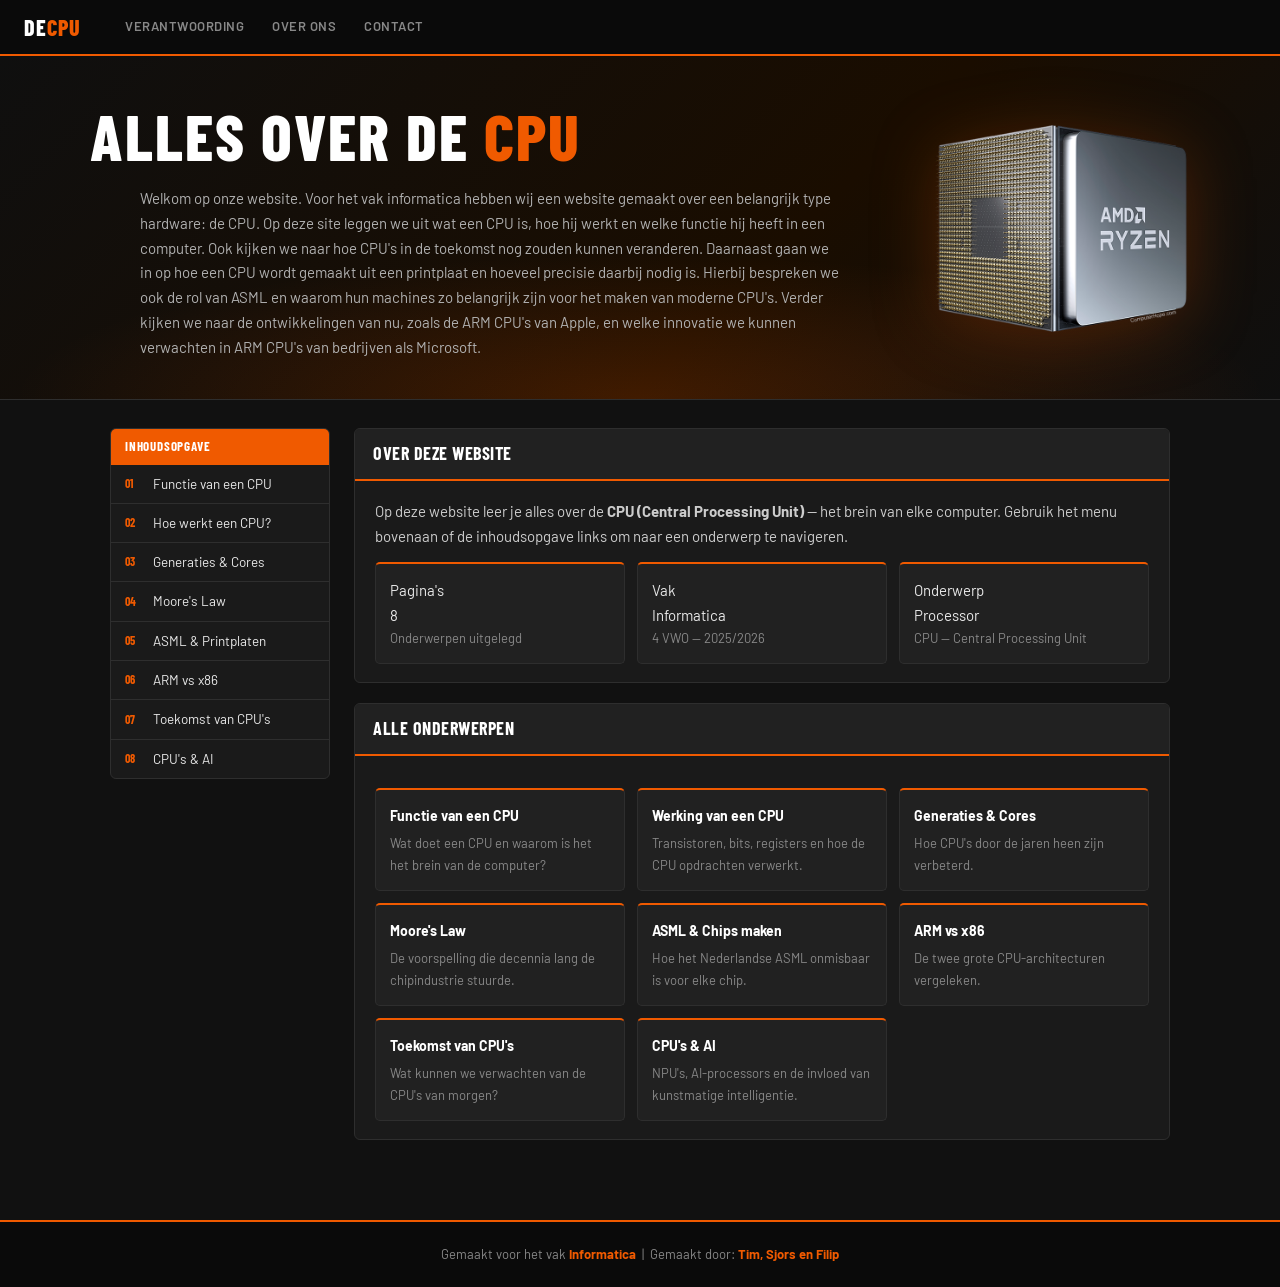
<file: index.html>
<!doctype html>
<html lang="nl">
  <head>
    <meta charset="UTF-8" />
    <meta name="viewport" content="width=device-width, initial-scale=1.0" />
    <title>Alles Over Processors</title>
    <link
      href="https://fonts.googleapis.com/css2?family=Barlow+Condensed:wght@400;600;700;800&family=Barlow:wght@400;500;600&display=swap"
      rel="stylesheet"
    />
    <link rel="stylesheet" href="style.css" />
    <link rel="icon" type="image/png" href="images/cpu.png" />
  </head>
  <body>
    <header id="topbar">
      <a href="index.html" class="logo">DE<span>CPU</span></a>
      <nav>
        <a href="verantwoording.html">Verantwoording</a>
        <a href="overons.html">Over Ons</a>
        <a href="contact.html">Contact</a>
      </nav>
      <button
        class="hamburger"
        onclick="this.previousElementSibling.classList.toggle('open')"
      >
        <span></span>
        <span></span>
        <span></span>
      </button>
    </header>

    <section id="hero">
      <div class="hero-inner">
        <div class="hero-text">
          <h1>Alles Over de <span>CPU</span></h1>
          <p>
            Welkom op onze website. Voor het vak informatica hebben wij een
            website gemaakt over een belangrijk type hardware: de CPU. Op deze
            site leggen we uit wat een CPU is, hoe hij werkt en welke functie
            hij heeft in een computer. Ook kijken we naar hoe CPU's in de
            toekomst nog zouden kunnen veranderen. Daarnaast gaan we in op hoe
            een CPU wordt gemaakt uit een printplaat en hoeveel precisie daarbij
            nodig is. Hierbij bespreken we ook de rol van ASML en waarom hun
            machines zo belangrijk zijn voor het maken van moderne CPU's. Verder
            kijken we naar de ontwikkelingen van nu, zoals de ARM CPU's van
            Apple, en welke innovatie we kunnen verwachten in ARM CPU's van
            bedrijven als Microsoft.
          </p>
        </div>
        <div class="hero-image">
          <img src="images/processor.webp" alt="AMD Ryzen processor" />
        </div>
      </div>
    </section>

    <div class="page-wrap">
      <aside>
        <div class="side-box">
          <div class="side-box-title">Inhoudsopgave</div>
          <ul>
            <li>
              <a href="functie.html"
                ><span class="num">01</span>Functie van een CPU</a
              >
            </li>
            <li>
              <a href="werking.html"
                ><span class="num">02</span>Hoe werkt een CPU?</a
              >
            </li>
            <li>
              <a href="generaties.html"
                ><span class="num">03</span>Generaties &amp; Cores</a
              >
            </li>
            <li>
              <a href="moore.html"><span class="num">04</span>Moore's Law</a>
            </li>
            <li>
              <a href="asml.html"
                ><span class="num">05</span>ASML &amp; Printplaten</a
              >
            </li>
            <li>
              <a href="arm.html"><span class="num">06</span>ARM vs x86</a>
            </li>
            <li>
              <a href="toekomst.html"
                ><span class="num">07</span>Toekomst van CPU's</a
              >
            </li>
            <li>
              <a href="ai.html"><span class="num">08</span>CPU's &amp; AI</a>
            </li>
          </ul>
        </div>
      </aside>

      <main>
        <div class="section-card">
          <div class="section-header">
            <h2>Over Deze Website</h2>
          </div>
          <div class="section-body">
            <p>
              Op deze website leer je alles over de
              <strong>CPU (Central Processing Unit)</strong> — het brein van
              elke computer. Gebruik het menu bovenaan of de inhoudsopgave links
              om naar een onderwerp te navigeren.
            </p>
            <div class="ai-grid">
              <div class="ai-card">
                <div class="tile-label">Pagina's</div>
                <div class="tile-value">8</div>
                <p>Onderwerpen uitgelegd</p>
              </div>
              <div class="ai-card">
                <div class="tile-label">Vak</div>
                <div class="tile-value">Informatica</div>
                <p>4 VWO — 2025/2026</p>
              </div>
              <div class="ai-card">
                <div class="tile-label">Onderwerp</div>
                <div class="tile-value">Processor</div>
                <p>CPU — Central Processing Unit</p>
              </div>
            </div>
          </div>
        </div>

        <!-- Overzicht kaartjes -->
        <div class="section-card">
          <div class="section-header">
            <h2>Alle Onderwerpen</h2>
          </div>
          <div class="section-body">
            <div class="ai-grid">
              <a href="functie.html" class="ai-card nav-card">
                <h4>Functie van een CPU</h4>
                <p>
                  Wat doet een CPU en waarom is het het brein van de computer?
                </p>
              </a>
              <a href="werking.html" class="ai-card nav-card">
                <h4>Werking van een CPU</h4>
                <p>
                  Transistoren, bits, registers en hoe de CPU opdrachten
                  verwerkt.
                </p>
              </a>
              <a href="generaties.html" class="ai-card nav-card">
                <h4>Generaties &amp; Cores</h4>
                <p>Hoe CPU's door de jaren heen zijn verbeterd.</p>
              </a>
              <a href="moore.html" class="ai-card nav-card">
                <h4>Moore's Law</h4>
                <p>
                  De voorspelling die decennia lang de chipindustrie stuurde.
                </p>
              </a>
              <a href="asml.html" class="ai-card nav-card">
                <h4>ASML &amp; Chips maken</h4>
                <p>Hoe het Nederlandse ASML onmisbaar is voor elke chip.</p>
              </a>
              <a href="arm.html" class="ai-card nav-card">
                <h4>ARM vs x86</h4>
                <p>De twee grote CPU-architecturen vergeleken.</p>
              </a>
              <a href="toekomst.html" class="ai-card nav-card">
                <h4>Toekomst van CPU's</h4>
                <p>Wat kunnen we verwachten van de CPU's van morgen?</p>
              </a>
              <a href="ai.html" class="ai-card nav-card">
                <h4>CPU's &amp; AI</h4>
                <p>
                  NPU's, AI-processors en de invloed van kunstmatige
                  intelligentie.
                </p>
              </a>
            </div>
          </div>
        </div>
      </main>
    </div>

    <footer>
      Gemaakt voor het vak <strong>Informatica</strong> &nbsp;|&nbsp; Gemaakt
      door: <strong>Tim, Sjors en Filip</strong>
    </footer>
  </body>
</html>
</file>
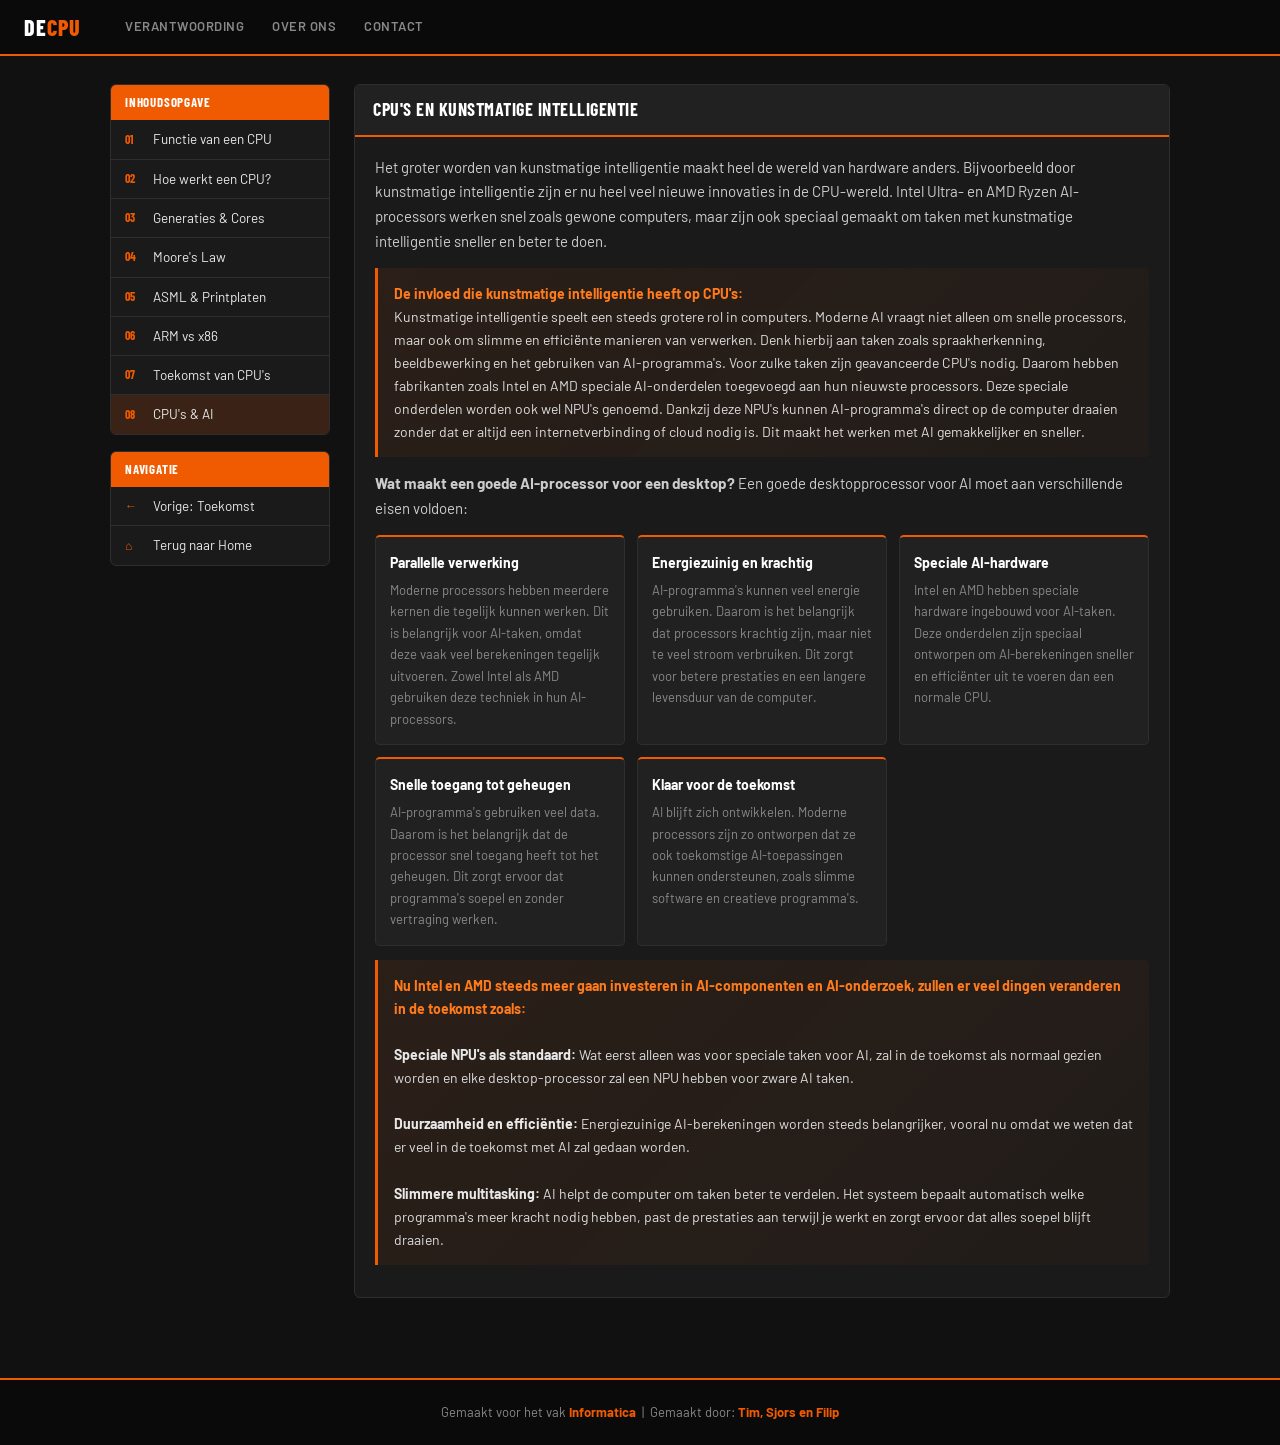
<file: ai.html>
<!doctype html>
<html lang="nl">
  <head>
    <meta charset="UTF-8" />
    <meta name="viewport" content="width=device-width, initial-scale=1.0" />
    <title>CPU's &amp; AI</title>
    <link
      href="https://fonts.googleapis.com/css2?family=Barlow+Condensed:wght@400;600;700;800&family=Barlow:wght@400;500;600&display=swap"
      rel="stylesheet"
    />
    <link rel="stylesheet" href="style.css" />
    <link rel="icon" type="image/png" href="images/cpu.png" />
  </head>
  <body>
    <header id="topbar">
      <a href="index.html" class="logo">DE<span>CPU</span></a>
      <nav>
        <a href="verantwoording.html">Verantwoording</a>
        <a href="overons.html">Over Ons</a>
        <a href="contact.html">Contact</a>
      </nav>
      <button
        class="hamburger"
        onclick="this.previousElementSibling.classList.toggle('open')"
      >
        <span></span>
        <span></span>
        <span></span>
      </button>
    </header>

    <div class="page-wrap">
      <aside>
        <div class="side-box">
          <div class="side-box-title">Inhoudsopgave</div>
          <ul>
            <li>
              <a href="functie.html"
                ><span class="num">01</span>Functie van een CPU</a
              >
            </li>
            <li>
              <a href="werking.html"
                ><span class="num">02</span>Hoe werkt een CPU?</a
              >
            </li>
            <li>
              <a href="generaties.html"
                ><span class="num">03</span>Generaties &amp; Cores</a
              >
            </li>
            <li>
              <a href="moore.html"><span class="num">04</span>Moore's Law</a>
            </li>
            <li>
              <a href="asml.html"
                ><span class="num">05</span>ASML &amp; Printplaten</a
              >
            </li>
            <li>
              <a href="arm.html"><span class="num">06</span>ARM vs x86</a>
            </li>
            <li>
              <a href="toekomst.html"
                ><span class="num">07</span>Toekomst van CPU's</a
              >
            </li>
            <li class="active">
              <a href="ai.html"><span class="num">08</span>CPU's &amp; AI</a>
            </li>
          </ul>
        </div>
        <div class="side-box">
          <div class="side-box-title">Navigatie</div>
          <ul>
            <li>
              <a href="toekomst.html"
                ><span class="num">←</span>Vorige: Toekomst</a
              >
            </li>
            <li>
              <a href="index.html"><span class="num">⌂</span>Terug naar Home</a>
            </li>
          </ul>
        </div>
      </aside>

      <main>
        <div class="section-card" id="contact">
          <div class="section-header">
            <h2>CPU's en Kunstmatige Intelligentie</h2>
          </div>
          <div class="section-body">
            <p>
              Het groter worden van kunstmatige intelligentie maakt heel de
              wereld van hardware anders. Bijvoorbeeld door kunstmatige
              intelligentie zijn er nu heel veel nieuwe innovaties in de
              CPU-wereld. Intel Ultra- en AMD Ryzen AI-processors werken snel
              zoals gewone computers, maar zijn ook speciaal gemaakt om taken
              met kunstmatige intelligentie sneller en beter te doen.
            </p>

            <div class="highlight">
              <strong
                >De invloed die kunstmatige intelligentie heeft op
                CPU's:</strong
              ><br />
              Kunstmatige intelligentie speelt een steeds grotere rol in
              computers. Moderne AI vraagt niet alleen om snelle processors,
              maar ook om slimme en efficiënte manieren van verwerken. Denk
              hierbij aan taken zoals spraakherkenning, beeldbewerking en het
              gebruiken van AI-programma's. Voor zulke taken zijn geavanceerde
              CPU's nodig. Daarom hebben fabrikanten zoals Intel en AMD speciale
              AI-onderdelen toegevoegd aan hun nieuwste processors. Deze
              speciale onderdelen worden ook wel NPU's genoemd. Dankzij deze
              NPU's kunnen AI-programma's direct op de computer draaien zonder
              dat er altijd een internetverbinding of cloud nodig is. Dit maakt
              het werken met AI gemakkelijker en sneller.
            </div>

            <p>
              <strong
                >Wat maakt een goede AI-processor voor een desktop?</strong
              >
              Een goede desktopprocessor voor AI moet aan verschillende eisen
              voldoen:
            </p>

            <div class="ai-grid">
              <div class="ai-card">
                <h4>Parallelle verwerking</h4>
                <p>
                  Moderne processors hebben meerdere kernen die tegelijk kunnen
                  werken. Dit is belangrijk voor AI-taken, omdat deze vaak veel
                  berekeningen tegelijk uitvoeren. Zowel Intel als AMD gebruiken
                  deze techniek in hun AI-processors.
                </p>
              </div>
              <div class="ai-card">
                <h4>Energiezuinig en krachtig</h4>
                <p>
                  AI-programma's kunnen veel energie gebruiken. Daarom is het
                  belangrijk dat processors krachtig zijn, maar niet te veel
                  stroom verbruiken. Dit zorgt voor betere prestaties en een
                  langere levensduur van de computer.
                </p>
              </div>
              <div class="ai-card">
                <h4>Speciale AI-hardware</h4>
                <p>
                  Intel en AMD hebben speciale hardware ingebouwd voor AI-taken.
                  Deze onderdelen zijn speciaal ontworpen om AI-berekeningen
                  sneller en efficiënter uit te voeren dan een normale CPU.
                </p>
              </div>
              <div class="ai-card">
                <h4>Snelle toegang tot geheugen</h4>
                <p>
                  AI-programma's gebruiken veel data. Daarom is het belangrijk
                  dat de processor snel toegang heeft tot het geheugen. Dit
                  zorgt ervoor dat programma's soepel en zonder vertraging
                  werken.
                </p>
              </div>
              <div class="ai-card">
                <h4>Klaar voor de toekomst</h4>
                <p>
                  AI blijft zich ontwikkelen. Moderne processors zijn zo
                  ontworpen dat ze ook toekomstige AI-toepassingen kunnen
                  ondersteunen, zoals slimme software en creatieve programma's.
                </p>
              </div>
            </div>

            <div class="highlight" style="margin-top: 14px">
              <strong
                >Nu Intel en AMD steeds meer gaan investeren in AI-componenten
                en AI-onderzoek, zullen er veel dingen veranderen in de toekomst
                zoals:</strong
              ><br /><br />
              <strong style="color: var(--text)"
                >Speciale NPU's als standaard:</strong
              >
              Wat eerst alleen was voor speciale taken voor AI, zal in de
              toekomst als normaal gezien worden en elke desktop-processor zal
              een NPU hebben voor zware AI taken.<br /><br />
              <strong style="color: var(--text)"
                >Duurzaamheid en efficiëntie:</strong
              >
              Energiezuinige AI-berekeningen worden steeds belangrijker, vooral
              nu omdat we weten dat er veel in de toekomst met AI zal gedaan
              worden.<br /><br />
              <strong style="color: var(--text)">Slimmere multitasking:</strong>
              AI helpt de computer om taken beter te verdelen. Het systeem
              bepaalt automatisch welke programma's meer kracht nodig hebben,
              past de prestaties aan terwijl je werkt en zorgt ervoor dat alles
              soepel blijft draaien.
            </div>
          </div>
        </div>
      </main>
    </div>

    <footer>
      Gemaakt voor het vak <strong>Informatica</strong> &nbsp;|&nbsp; Gemaakt
      door: <strong>Tim, Sjors en Filip</strong>
    </footer>
  </body>
</html>
</file>
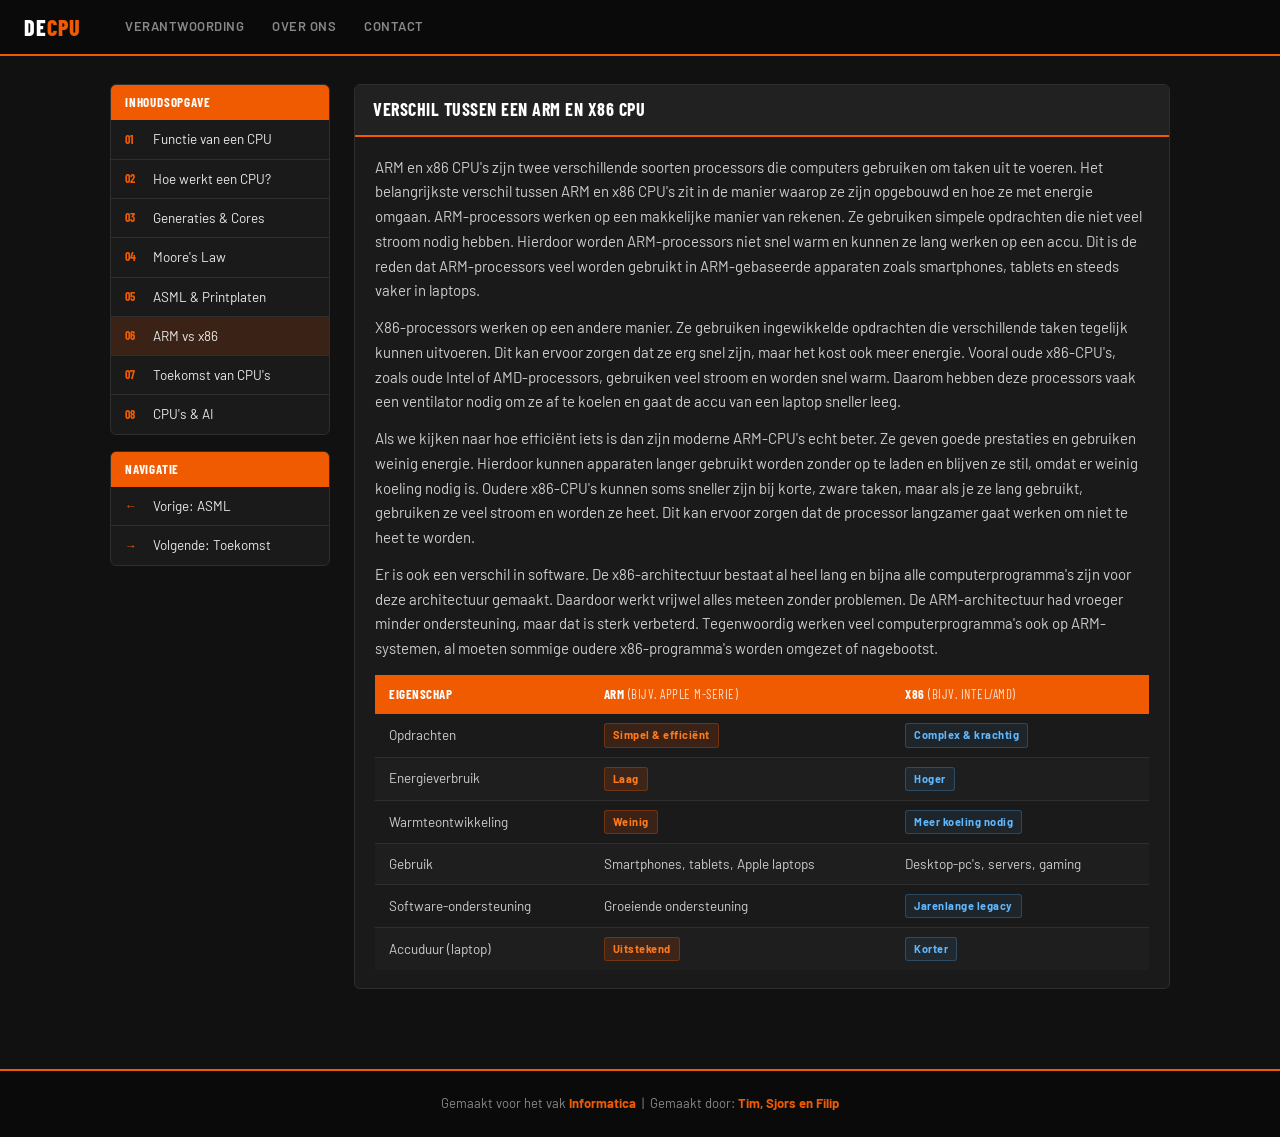
<file: arm.html>
<!doctype html>
<html lang="nl">
  <head>
    <meta charset="UTF-8" />
    <meta name="viewport" content="width=device-width, initial-scale=1.0" />
    <title>ARM vs x86</title>
    <link
      href="https://fonts.googleapis.com/css2?family=Barlow+Condensed:wght@400;600;700;800&family=Barlow:wght@400;500;600&display=swap"
      rel="stylesheet"
    />
    <link rel="stylesheet" href="style.css" />
    <link rel="icon" type="image/png" href="images/cpu.png" />
  </head>
  <body>
    <header id="topbar">
      <a href="index.html" class="logo">DE<span>CPU</span></a>
      <nav>
        <a href="verantwoording.html">Verantwoording</a>
        <a href="overons.html">Over Ons</a>
        <a href="contact.html">Contact</a>
      </nav>
      <button
        class="hamburger"
        onclick="this.previousElementSibling.classList.toggle('open')"
      >
        <span></span>
        <span></span>
        <span></span>
      </button>
    </header>

    <div class="page-wrap">
      <aside>
        <div class="side-box">
          <div class="side-box-title">Inhoudsopgave</div>
          <ul>
            <li>
              <a href="functie.html"
                ><span class="num">01</span>Functie van een CPU</a
              >
            </li>
            <li>
              <a href="werking.html"
                ><span class="num">02</span>Hoe werkt een CPU?</a
              >
            </li>
            <li>
              <a href="generaties.html"
                ><span class="num">03</span>Generaties &amp; Cores</a
              >
            </li>
            <li>
              <a href="moore.html"><span class="num">04</span>Moore's Law</a>
            </li>
            <li>
              <a href="asml.html"
                ><span class="num">05</span>ASML &amp; Printplaten</a
              >
            </li>
            <li class="active">
              <a href="arm.html"><span class="num">06</span>ARM vs x86</a>
            </li>
            <li>
              <a href="toekomst.html"
                ><span class="num">07</span>Toekomst van CPU's</a
              >
            </li>
            <li>
              <a href="ai.html"><span class="num">08</span>CPU's &amp; AI</a>
            </li>
          </ul>
        </div>
        <div class="side-box">
          <div class="side-box-title">Navigatie</div>
          <ul>
            <li>
              <a href="asml.html"><span class="num">←</span>Vorige: ASML</a>
            </li>
            <li>
              <a href="toekomst.html"
                ><span class="num">→</span>Volgende: Toekomst</a
              >
            </li>
          </ul>
        </div>
      </aside>

      <main>
        <div class="section-card" id="arm">
          <div class="section-header">
            <h2>Verschil tussen een ARM en x86 CPU</h2>
          </div>
          <div class="section-body">
            <p>
              ARM en x86 CPU's zijn twee verschillende soorten processors die
              computers gebruiken om taken uit te voeren. Het belangrijkste
              verschil tussen ARM en x86 CPU's zit in de manier waarop ze zijn
              opgebouwd en hoe ze met energie omgaan. ARM-processors werken op
              een makkelijke manier van rekenen. Ze gebruiken simpele opdrachten
              die niet veel stroom nodig hebben. Hierdoor worden ARM-processors
              niet snel warm en kunnen ze lang werken op een accu. Dit is de
              reden dat ARM-processors veel worden gebruikt in ARM-gebaseerde
              apparaten zoals smartphones, tablets en steeds vaker in laptops.
            </p>
            <p>
              X86-processors werken op een andere manier. Ze gebruiken
              ingewikkelde opdrachten die verschillende taken tegelijk kunnen
              uitvoeren. Dit kan ervoor zorgen dat ze erg snel zijn, maar het
              kost ook meer energie. Vooral oude x86-CPU's, zoals oude Intel of
              AMD-processors, gebruiken veel stroom en worden snel warm. Daarom
              hebben deze processors vaak een ventilator nodig om ze af te
              koelen en gaat de accu van een laptop sneller leeg.
            </p>
            <p>
              Als we kijken naar hoe efficiënt iets is dan zijn moderne
              ARM-CPU's echt beter. Ze geven goede prestaties en gebruiken
              weinig energie. Hierdoor kunnen apparaten langer gebruikt worden
              zonder op te laden en blijven ze stil, omdat er weinig koeling
              nodig is. Oudere x86-CPU's kunnen soms sneller zijn bij korte,
              zware taken, maar als je ze lang gebruikt, gebruiken ze veel
              stroom en worden ze heet. Dit kan ervoor zorgen dat de processor
              langzamer gaat werken om niet te heet te worden.
            </p>
            <p>
              Er is ook een verschil in software. De x86-architectuur bestaat al
              heel lang en bijna alle computerprogramma's zijn voor deze
              architectuur gemaakt. Daardoor werkt vrijwel alles meteen zonder
              problemen. De ARM-architectuur had vroeger minder ondersteuning,
              maar dat is sterk verbeterd. Tegenwoordig werken veel
              computerprogramma's ook op ARM-systemen, al moeten sommige oudere
              x86-programma's worden omgezet of nagebootst.
            </p>

            <table class="cmp-table">
              <thead>
                <tr>
                  <th>Eigenschap</th>
                  <th>
                    ARM
                    <span style="font-weight: 400; opacity: 0.8"
                      >(bijv. Apple M-serie)</span
                    >
                  </th>
                  <th>
                    x86
                    <span style="font-weight: 400; opacity: 0.8"
                      >(bijv. Intel/AMD)</span
                    >
                  </th>
                </tr>
              </thead>
              <tbody>
                <tr>
                  <td>Opdrachten</td>
                  <td><span class="tag">Simpel &amp; efficiënt</span></td>
                  <td><span class="tag alt">Complex &amp; krachtig</span></td>
                </tr>
                <tr>
                  <td>Energieverbruik</td>
                  <td><span class="tag">Laag</span></td>
                  <td><span class="tag alt">Hoger</span></td>
                </tr>
                <tr>
                  <td>Warmteontwikkeling</td>
                  <td><span class="tag">Weinig</span></td>
                  <td><span class="tag alt">Meer koeling nodig</span></td>
                </tr>
                <tr>
                  <td>Gebruik</td>
                  <td>Smartphones, tablets, Apple laptops</td>
                  <td>Desktop-pc's, servers, gaming</td>
                </tr>
                <tr>
                  <td>Software-ondersteuning</td>
                  <td>Groeiende ondersteuning</td>
                  <td><span class="tag alt">Jarenlange legacy</span></td>
                </tr>
                <tr>
                  <td>Accuduur (laptop)</td>
                  <td><span class="tag">Uitstekend</span></td>
                  <td><span class="tag alt">Korter</span></td>
                </tr>
              </tbody>
            </table>
          </div>
        </div>
      </main>
    </div>

    <footer>
      Gemaakt voor het vak <strong>Informatica</strong> &nbsp;|&nbsp; Gemaakt
      door: <strong>Tim, Sjors en Filip</strong>
    </footer>
  </body>
</html>
</file>
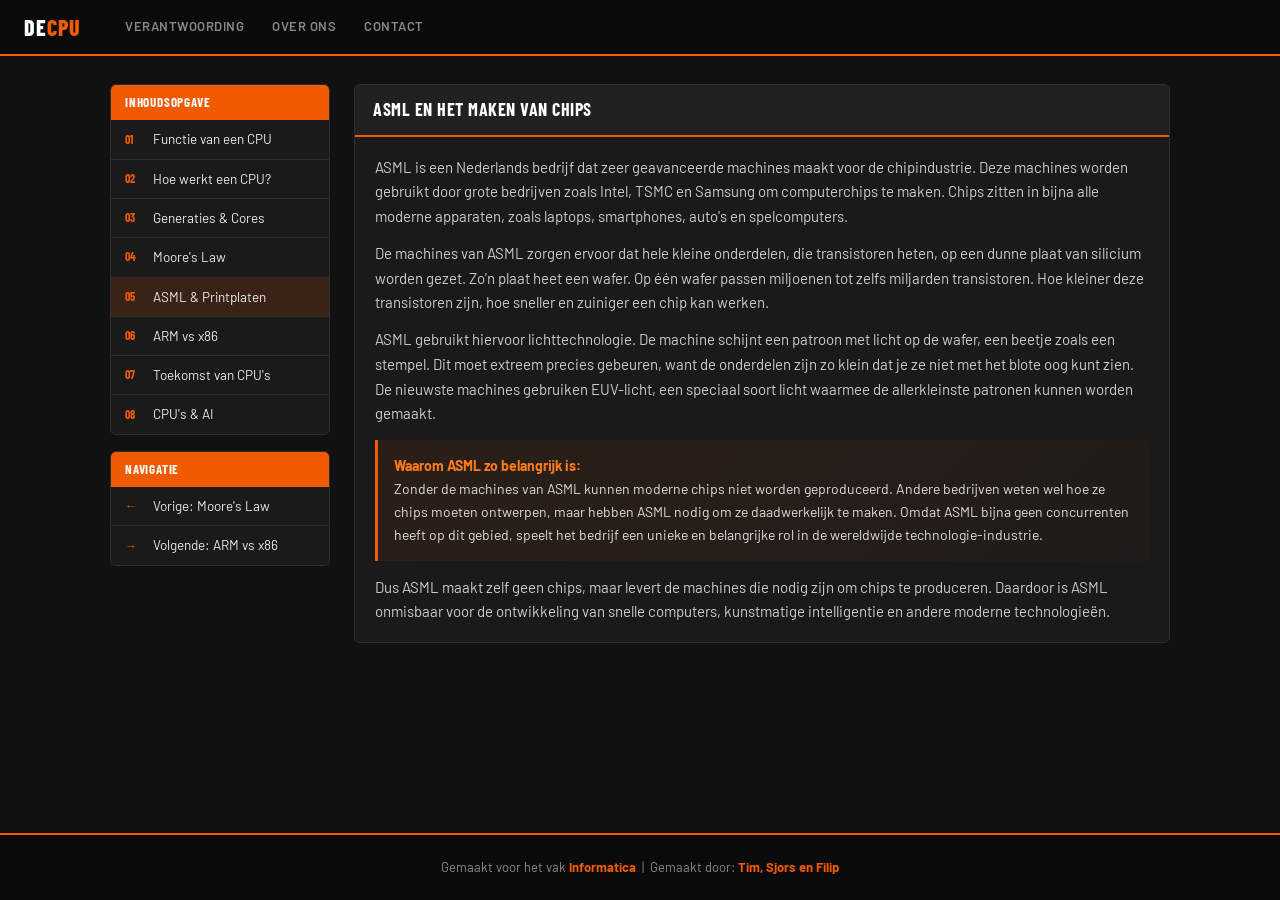
<file: asml.html>
<!doctype html>
<html lang="nl">
  <head>
    <meta charset="UTF-8" />
    <meta name="viewport" content="width=device-width, initial-scale=1.0" />
    <title>ASML &amp; Chips</title>
    <link
      href="https://fonts.googleapis.com/css2?family=Barlow+Condensed:wght@400;600;700;800&family=Barlow:wght@400;500;600&display=swap"
      rel="stylesheet"
    />
    <link rel="stylesheet" href="style.css" />
    <link rel="icon" type="image/png" href="images/cpu.png" />
  </head>
  <body>
    <header id="topbar">
      <a href="index.html" class="logo">DE<span>CPU</span></a>
      <nav>
        <a href="verantwoording.html">Verantwoording</a>
        <a href="overons.html">Over Ons</a>
        <a href="contact.html">Contact</a>
      </nav>
      <button
        class="hamburger"
        onclick="this.previousElementSibling.classList.toggle('open')"
      >
        <span></span>
        <span></span>
        <span></span>
      </button>
    </header>

    <div class="page-wrap">
      <aside>
        <div class="side-box">
          <div class="side-box-title">Inhoudsopgave</div>
          <ul>
            <li>
              <a href="functie.html"
                ><span class="num">01</span>Functie van een CPU</a
              >
            </li>
            <li>
              <a href="werking.html"
                ><span class="num">02</span>Hoe werkt een CPU?</a
              >
            </li>
            <li>
              <a href="generaties.html"
                ><span class="num">03</span>Generaties &amp; Cores</a
              >
            </li>
            <li>
              <a href="moore.html"><span class="num">04</span>Moore's Law</a>
            </li>
            <li class="active">
              <a href="asml.html"
                ><span class="num">05</span>ASML &amp; Printplaten</a
              >
            </li>
            <li>
              <a href="arm.html"><span class="num">06</span>ARM vs x86</a>
            </li>
            <li>
              <a href="toekomst.html"
                ><span class="num">07</span>Toekomst van CPU's</a
              >
            </li>
            <li>
              <a href="ai.html"><span class="num">08</span>CPU's &amp; AI</a>
            </li>
          </ul>
        </div>
        <div class="side-box">
          <div class="side-box-title">Navigatie</div>
          <ul>
            <li>
              <a href="moore.html"
                ><span class="num">←</span>Vorige: Moore's Law</a
              >
            </li>
            <li>
              <a href="arm.html"
                ><span class="num">→</span>Volgende: ARM vs x86</a
              >
            </li>
          </ul>
        </div>
      </aside>

      <main>
        <div class="section-card" id="asml">
          <div class="section-header">
            <h2>ASML en het Maken van Chips</h2>
          </div>
          <div class="section-body">
            <p>
              ASML is een Nederlands bedrijf dat zeer geavanceerde machines
              maakt voor de chipindustrie. Deze machines worden gebruikt door
              grote bedrijven zoals Intel, TSMC en Samsung om computerchips te
              maken. Chips zitten in bijna alle moderne apparaten, zoals
              laptops, smartphones, auto's en spelcomputers.
            </p>
            <p>
              De machines van ASML zorgen ervoor dat hele kleine onderdelen, die
              transistoren heten, op een dunne plaat van silicium worden gezet.
              Zo'n plaat heet een wafer. Op één wafer passen miljoenen tot zelfs
              miljarden transistoren. Hoe kleiner deze transistoren zijn, hoe
              sneller en zuiniger een chip kan werken.
            </p>
            <p>
              ASML gebruikt hiervoor lichttechnologie. De machine schijnt een
              patroon met licht op de wafer, een beetje zoals een stempel. Dit
              moet extreem precies gebeuren, want de onderdelen zijn zo klein
              dat je ze niet met het blote oog kunt zien. De nieuwste machines
              gebruiken EUV-licht, een speciaal soort licht waarmee de
              allerkleinste patronen kunnen worden gemaakt.
            </p>

            <div class="highlight">
              <strong>Waarom ASML zo belangrijk is:</strong><br />
              Zonder de machines van ASML kunnen moderne chips niet worden
              geproduceerd. Andere bedrijven weten wel hoe ze chips moeten
              ontwerpen, maar hebben ASML nodig om ze daadwerkelijk te maken.
              Omdat ASML bijna geen concurrenten heeft op dit gebied, speelt het
              bedrijf een unieke en belangrijke rol in de wereldwijde
              technologie-industrie.
            </div>

            <p>
              Dus ASML maakt zelf geen chips, maar levert de machines die nodig
              zijn om chips te produceren. Daardoor is ASML onmisbaar voor de
              ontwikkeling van snelle computers, kunstmatige intelligentie en
              andere moderne technologieën.
            </p>
          </div>
        </div>
      </main>
    </div>

    <footer>
      Gemaakt voor het vak <strong>Informatica</strong> &nbsp;|&nbsp; Gemaakt
      door: <strong>Tim, Sjors en Filip</strong>
    </footer>
  </body>
</html>
</file>
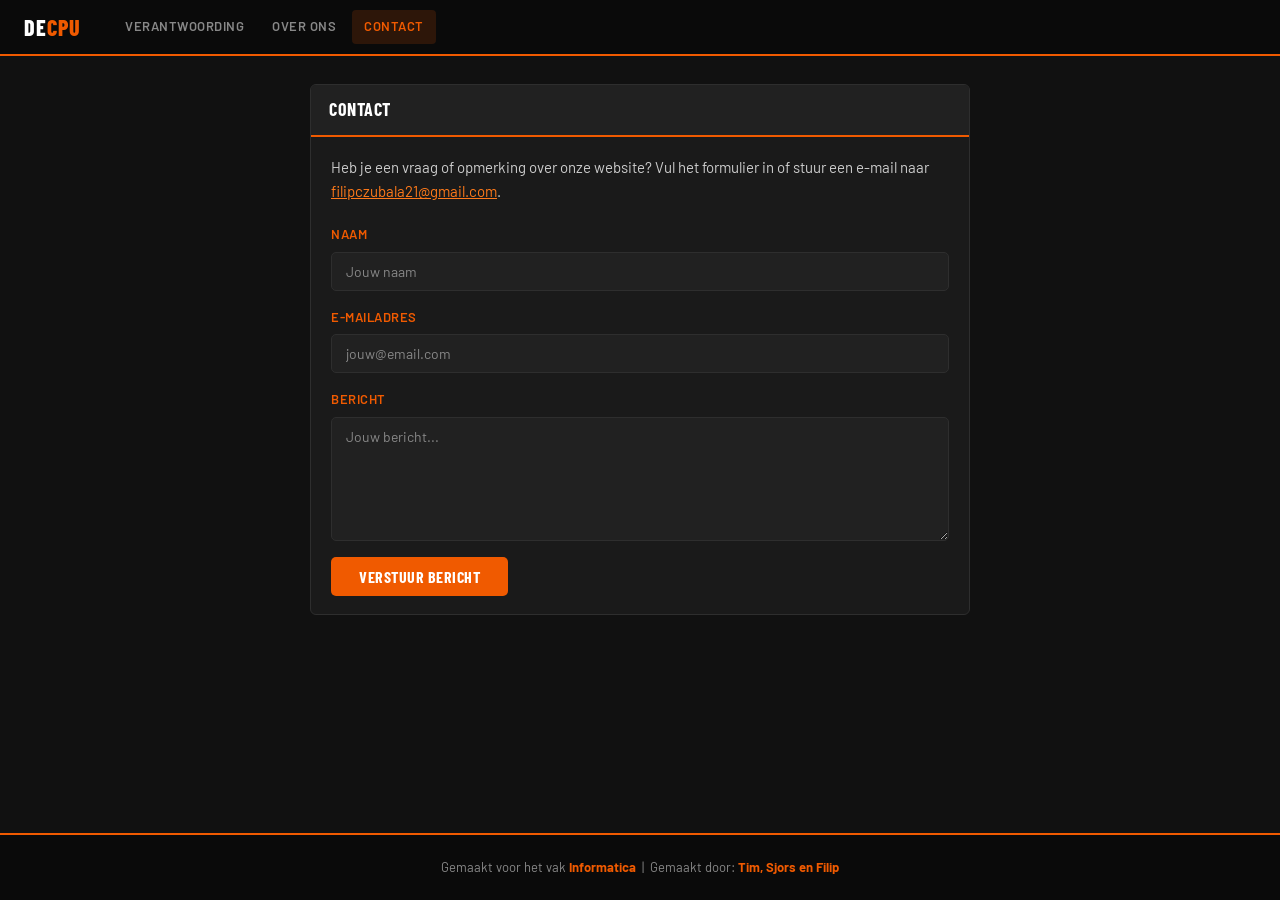
<file: contact.html>
<!doctype html>
<html lang="nl">
  <head>
    <meta charset="UTF-8" />
    <meta name="viewport" content="width=device-width, initial-scale=1.0" />
    <title>Contact</title>
    <link
      href="https://fonts.googleapis.com/css2?family=Barlow+Condensed:wght@400;600;700;800&family=Barlow:wght@400;500;600&display=swap"
      rel="stylesheet"
    />
    <link rel="stylesheet" href="style.css" />
    <link rel="icon" type="image/png" href="images/cpu.png" />
  </head>
  <body>
    <header id="topbar">
      <a href="index.html" class="logo">DE<span>CPU</span></a>
      <nav>
        <a href="verantwoording.html">Verantwoording</a>
        <a href="overons.html">Over Ons</a>
        <a href="contact.html" class="active">Contact</a>
      </nav>
      <button
        class="hamburger"
        onclick="this.previousElementSibling.classList.toggle('open')"
      >
        <span></span>
        <span></span>
        <span></span>
      </button>
    </header>

    <div class="page-wrap no-sidebar">
      <main>
        <div class="section-card">
          <div class="section-header">
            <h2>Contact</h2>
          </div>
          <div class="section-body">
            <p>
              Heb je een vraag of opmerking over onze website? Vul het formulier
              in of stuur een e-mail naar
              <a
                href="mailto:filipczubala21@gmail.com"
                style="color: var(--orange2)"
                >filipczubala21@gmail.com</a
              >.
            </p>

            <!-- Gebruik gemaakt van formspree -->
            <form
              action="https://formspree.io/f/mreybvjz"
              method="POST"
              class="contact-form"
            >
              <div class="form-group">
                <label for="naam">Naam</label>
                <input
                  type="text"
                  id="naam"
                  name="naam"
                  placeholder="Jouw naam"
                  required
                />
              </div>
              <div class="form-group">
                <label for="email">E-mailadres</label>
                <input
                  type="email"
                  id="email"
                  name="email"
                  placeholder="jouw@email.com"
                  required
                />
              </div>
              <div class="form-group">
                <label for="bericht">Bericht</label>
                <textarea
                  id="bericht"
                  name="bericht"
                  rows="6"
                  placeholder="Jouw bericht..."
                  required
                ></textarea>
              </div>
              <button type="submit" class="submit-btn">Verstuur bericht</button>
            </form>
          </div>
        </div>
      </main>
    </div>

    <footer>
      Gemaakt voor het vak <strong>Informatica</strong> &nbsp;|&nbsp; Gemaakt
      door: <strong>Tim, Sjors en Filip</strong>
    </footer>
    <!-- Reset na verzending-->
    <script>
      document.querySelector("form").addEventListener("submit", function () {
        setTimeout(() => this.reset(), 100);
      });
    </script>
  </body>
</html>
</file>
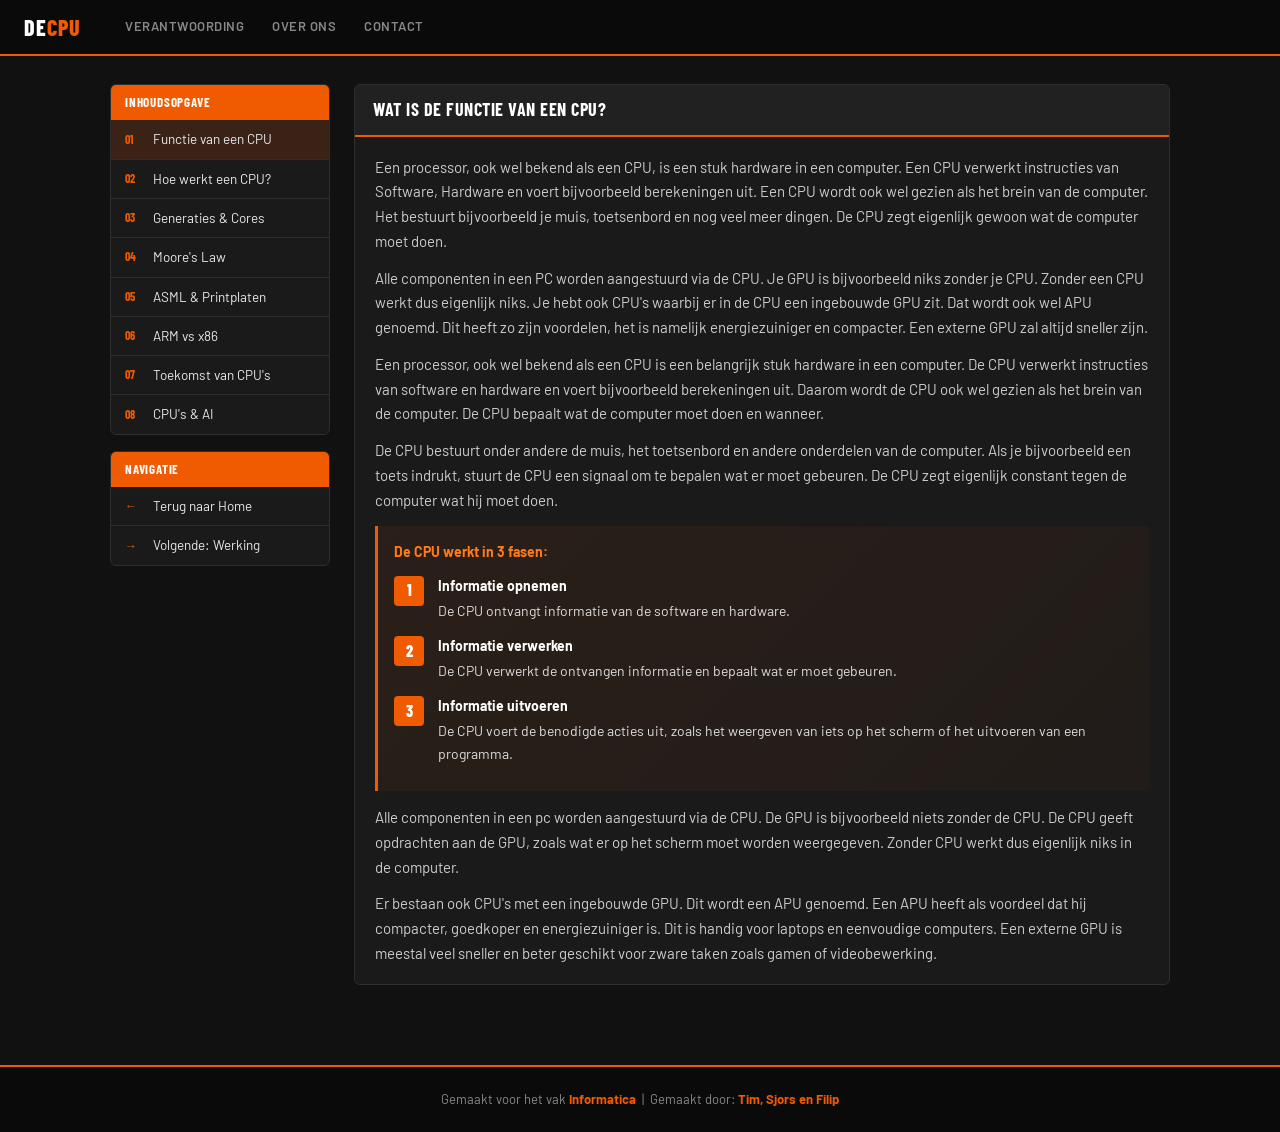
<file: functie.html>
<!doctype html>
<html lang="nl">
  <head>
    <meta charset="UTF-8" />
    <meta name="viewport" content="width=device-width, initial-scale=1.0" />
    <title>Functie van een CPU</title>
    <link
      href="https://fonts.googleapis.com/css2?family=Barlow+Condensed:wght@400;600;700;800&family=Barlow:wght@400;500;600&display=swap"
      rel="stylesheet"
    />
    <link rel="stylesheet" href="style.css" />
    <link rel="icon" type="image/png" href="images/cpu.png" />
  </head>
  <body>
    <header id="topbar">
      <a href="index.html" class="logo">DE<span>CPU</span></a>
      <nav>
        <a href="verantwoording.html">Verantwoording</a>
        <a href="overons.html">Over Ons</a>
        <a href="contact.html">Contact</a>
      </nav>
      <button
        class="hamburger"
        onclick="this.previousElementSibling.classList.toggle('open')"
      >
        <span></span>
        <span></span>
        <span></span>
      </button>
    </header>

    <div class="page-wrap">
      <aside>
        <div class="side-box">
          <div class="side-box-title">Inhoudsopgave</div>
          <ul>
            <li class="active">
              <a href="functie.html"
                ><span class="num">01</span>Functie van een CPU</a
              >
            </li>
            <li>
              <a href="werking.html"
                ><span class="num">02</span>Hoe werkt een CPU?</a
              >
            </li>
            <li>
              <a href="generaties.html"
                ><span class="num">03</span>Generaties &amp; Cores</a
              >
            </li>
            <li>
              <a href="moore.html"><span class="num">04</span>Moore's Law</a>
            </li>
            <li>
              <a href="asml.html"
                ><span class="num">05</span>ASML &amp; Printplaten</a
              >
            </li>
            <li>
              <a href="arm.html"><span class="num">06</span>ARM vs x86</a>
            </li>
            <li>
              <a href="toekomst.html"
                ><span class="num">07</span>Toekomst van CPU's</a
              >
            </li>
            <li>
              <a href="ai.html"><span class="num">08</span>CPU's &amp; AI</a>
            </li>
          </ul>
        </div>
        <div class="side-box">
          <div class="side-box-title">Navigatie</div>
          <ul>
            <li>
              <a href="index.html"><span class="num">←</span>Terug naar Home</a>
            </li>
            <li>
              <a href="werking.html"
                ><span class="num">→</span>Volgende: Werking</a
              >
            </li>
          </ul>
        </div>
      </aside>

      <main>
        <div class="section-card" id="functie">
          <div class="section-header">
            <h2>Wat is de Functie van een CPU?</h2>
          </div>
          <div class="section-body">
            <p>
              Een processor, ook wel bekend als een CPU, is een stuk hardware in
              een computer. Een CPU verwerkt instructies van Software, Hardware
              en voert bijvoorbeeld berekeningen uit. Een CPU wordt ook wel
              gezien als het brein van de computer. Het bestuurt bijvoorbeeld je
              muis, toetsenbord en nog veel meer dingen. De CPU zegt eigenlijk
              gewoon wat de computer moet doen.
            </p>
            <p>
              Alle componenten in een PC worden aangestuurd via de CPU. Je GPU
              is bijvoorbeeld niks zonder je CPU. Zonder een CPU werkt dus
              eigenlijk niks. Je hebt ook CPU's waarbij er in de CPU een
              ingebouwde GPU zit. Dat wordt ook wel APU genoemd. Dit heeft zo
              zijn voordelen, het is namelijk energiezuiniger en compacter. Een
              externe GPU zal altijd sneller zijn.
            </p>
            <p>
              Een processor, ook wel bekend als een CPU is een belangrijk stuk
              hardware in een computer. De CPU verwerkt instructies van software
              en hardware en voert bijvoorbeeld berekeningen uit. Daarom wordt
              de CPU ook wel gezien als het brein van de computer. De CPU
              bepaalt wat de computer moet doen en wanneer.
            </p>
            <p>
              De CPU bestuurt onder andere de muis, het toetsenbord en andere
              onderdelen van de computer. Als je bijvoorbeeld een toets indrukt,
              stuurt de CPU een signaal om te bepalen wat er moet gebeuren. De
              CPU zegt eigenlijk constant tegen de computer wat hij moet doen.
            </p>

            <div class="highlight">
              <strong>De CPU werkt in 3 fasen:</strong>
              <div class="steps" style="margin-top: 10px">
                <div class="step">
                  <div class="step-num">1</div>
                  <div class="step-text">
                    <strong>Informatie opnemen</strong>
                    De CPU ontvangt informatie van de software en hardware.
                  </div>
                </div>
                <div class="step">
                  <div class="step-num">2</div>
                  <div class="step-text">
                    <strong>Informatie verwerken</strong>
                    De CPU verwerkt de ontvangen informatie en bepaalt wat er
                    moet gebeuren.
                  </div>
                </div>
                <div class="step">
                  <div class="step-num">3</div>
                  <div class="step-text">
                    <strong>Informatie uitvoeren</strong>
                    De CPU voert de benodigde acties uit, zoals het weergeven
                    van iets op het scherm of het uitvoeren van een programma.
                  </div>
                </div>
              </div>
            </div>

            <p>
              Alle componenten in een pc worden aangestuurd via de CPU. De GPU
              is bijvoorbeeld niets zonder de CPU. De CPU geeft opdrachten aan
              de GPU, zoals wat er op het scherm moet worden weergegeven. Zonder
              CPU werkt dus eigenlijk niks in de computer.
            </p>
            <p>
              Er bestaan ook CPU's met een ingebouwde GPU. Dit wordt een APU
              genoemd. Een APU heeft als voordeel dat hij compacter, goedkoper
              en energiezuiniger is. Dit is handig voor laptops en eenvoudige
              computers. Een externe GPU is meestal veel sneller en beter
              geschikt voor zware taken zoals gamen of videobewerking.
            </p>
          </div>
        </div>
      </main>
    </div>

    <footer>
      Gemaakt voor het vak <strong>Informatica</strong> &nbsp;|&nbsp; Gemaakt
      door: <strong>Tim, Sjors en Filip</strong>
    </footer>
  </body>
</html>
</file>
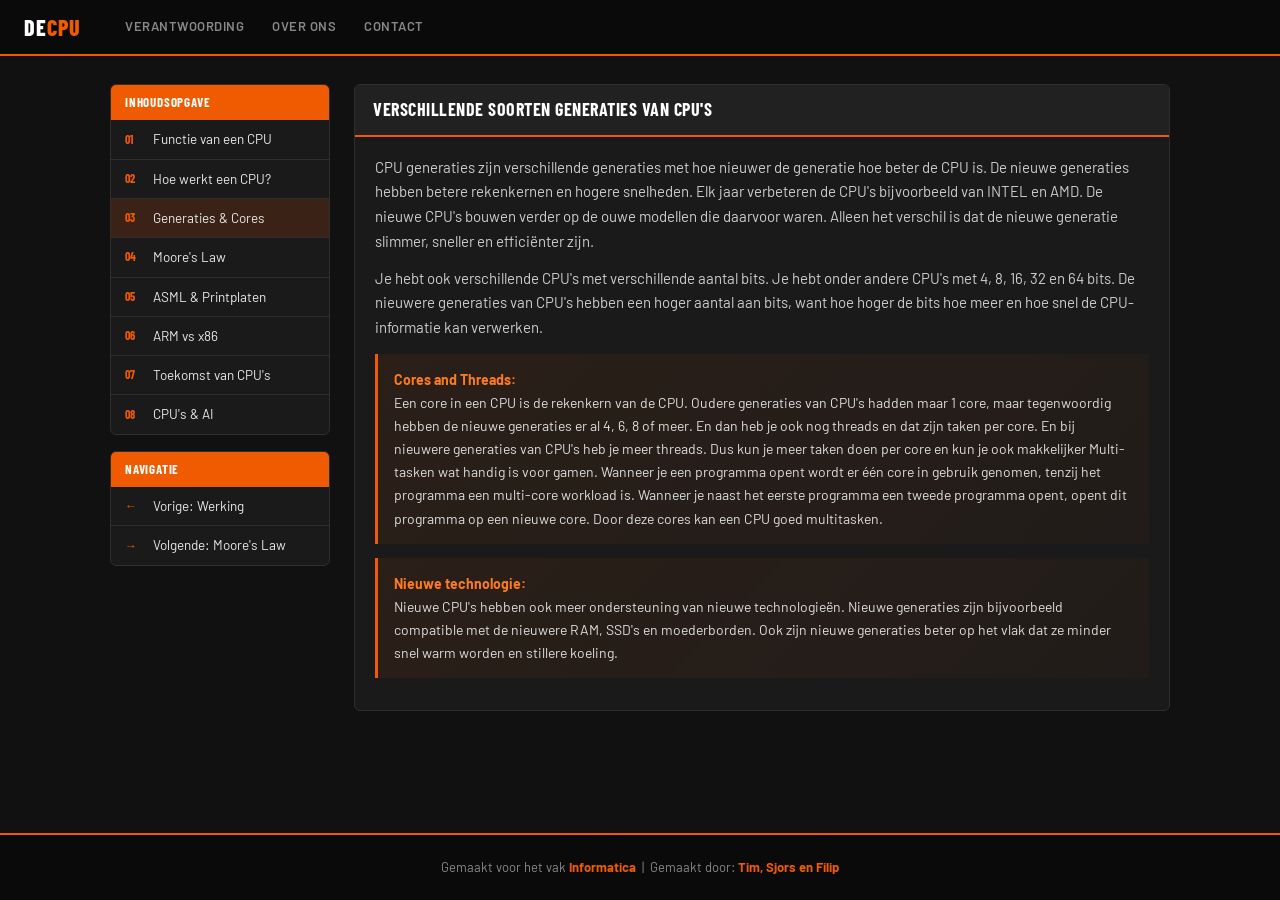
<file: generaties.html>
<!doctype html>
<html lang="nl">
  <head>
    <meta charset="UTF-8" />
    <meta name="viewport" content="width=device-width, initial-scale=1.0" />
    <title>Generaties van CPU's</title>
    <link
      href="https://fonts.googleapis.com/css2?family=Barlow+Condensed:wght@400;600;700;800&family=Barlow:wght@400;500;600&display=swap"
      rel="stylesheet"
    />
    <link rel="stylesheet" href="style.css" />
    <link rel="icon" type="image/png" href="images/cpu.png" />
  </head>
  <body>
    <header id="topbar">
      <a href="index.html" class="logo">DE<span>CPU</span></a>
      <nav>
        <a href="verantwoording.html">Verantwoording</a>
        <a href="overons.html">Over Ons</a>
        <a href="contact.html">Contact</a>
      </nav>
      <button
        class="hamburger"
        onclick="this.previousElementSibling.classList.toggle('open')"
      >
        <span></span>
        <span></span>
        <span></span>
      </button>
    </header>

    <div class="page-wrap">
      <aside>
        <div class="side-box">
          <div class="side-box-title">Inhoudsopgave</div>
          <ul>
            <li>
              <a href="functie.html"
                ><span class="num">01</span>Functie van een CPU</a
              >
            </li>
            <li>
              <a href="werking.html"
                ><span class="num">02</span>Hoe werkt een CPU?</a
              >
            </li>
            <li class="active">
              <a href="generaties.html"
                ><span class="num">03</span>Generaties &amp; Cores</a
              >
            </li>
            <li>
              <a href="moore.html"><span class="num">04</span>Moore's Law</a>
            </li>
            <li>
              <a href="asml.html"
                ><span class="num">05</span>ASML &amp; Printplaten</a
              >
            </li>
            <li>
              <a href="arm.html"><span class="num">06</span>ARM vs x86</a>
            </li>
            <li>
              <a href="toekomst.html"
                ><span class="num">07</span>Toekomst van CPU's</a
              >
            </li>
            <li>
              <a href="ai.html"><span class="num">08</span>CPU's &amp; AI</a>
            </li>
          </ul>
        </div>
        <div class="side-box">
          <div class="side-box-title">Navigatie</div>
          <ul>
            <li>
              <a href="werking.html"
                ><span class="num">←</span>Vorige: Werking</a
              >
            </li>
            <li>
              <a href="moore.html"
                ><span class="num">→</span>Volgende: Moore's Law</a
              >
            </li>
          </ul>
        </div>
      </aside>

      <main>
        <div class="section-card" id="generaties">
          <div class="section-header">
            <h2>Verschillende Soorten Generaties van CPU's</h2>
          </div>
          <div class="section-body">
            <p>
              CPU generaties zijn verschillende generaties met hoe nieuwer de
              generatie hoe beter de CPU is. De nieuwe generaties hebben betere
              rekenkernen en hogere snelheden. Elk jaar verbeteren de CPU's
              bijvoorbeeld van INTEL en AMD. De nieuwe CPU's bouwen verder op de
              ouwe modellen die daarvoor waren. Alleen het verschil is dat de
              nieuwe generatie slimmer, sneller en efficiënter zijn.
            </p>
            <p>
              Je hebt ook verschillende CPU's met verschillende aantal bits. Je
              hebt onder andere CPU's met 4, 8, 16, 32 en 64 bits. De nieuwere
              generaties van CPU's hebben een hoger aantal aan bits, want hoe
              hoger de bits hoe meer en hoe snel de CPU-informatie kan
              verwerken.
            </p>

            <div class="highlight">
              <strong>Cores and Threads:</strong><br />
              Een core in een CPU is de rekenkern van de CPU. Oudere generaties
              van CPU's hadden maar 1 core, maar tegenwoordig hebben de nieuwe
              generaties er al 4, 6, 8 of meer. En dan heb je ook nog threads en
              dat zijn taken per core. En bij nieuwere generaties van CPU's heb
              je meer threads. Dus kun je meer taken doen per core en kun je ook
              makkelijker Multi-tasken wat handig is voor gamen. Wanneer je een
              programma opent wordt er één core in gebruik genomen, tenzij het
              programma een multi-core workload is. Wanneer je naast het eerste
              programma een tweede programma opent, opent dit programma op een
              nieuwe core. Door deze cores kan een CPU goed multitasken.
            </div>

            <div class="highlight">
              <strong>Nieuwe technologie:</strong><br />
              Nieuwe CPU's hebben ook meer ondersteuning van nieuwe
              technologieën. Nieuwe generaties zijn bijvoorbeeld compatible met
              de nieuwere RAM, SSD's en moederborden. Ook zijn nieuwe generaties
              beter op het vlak dat ze minder snel warm worden en stillere
              koeling.
            </div>
          </div>
        </div>
      </main>
    </div>

    <footer>
      Gemaakt voor het vak <strong>Informatica</strong> &nbsp;|&nbsp; Gemaakt
      door: <strong>Tim, Sjors en Filip</strong>
    </footer>
  </body>
</html>
</file>
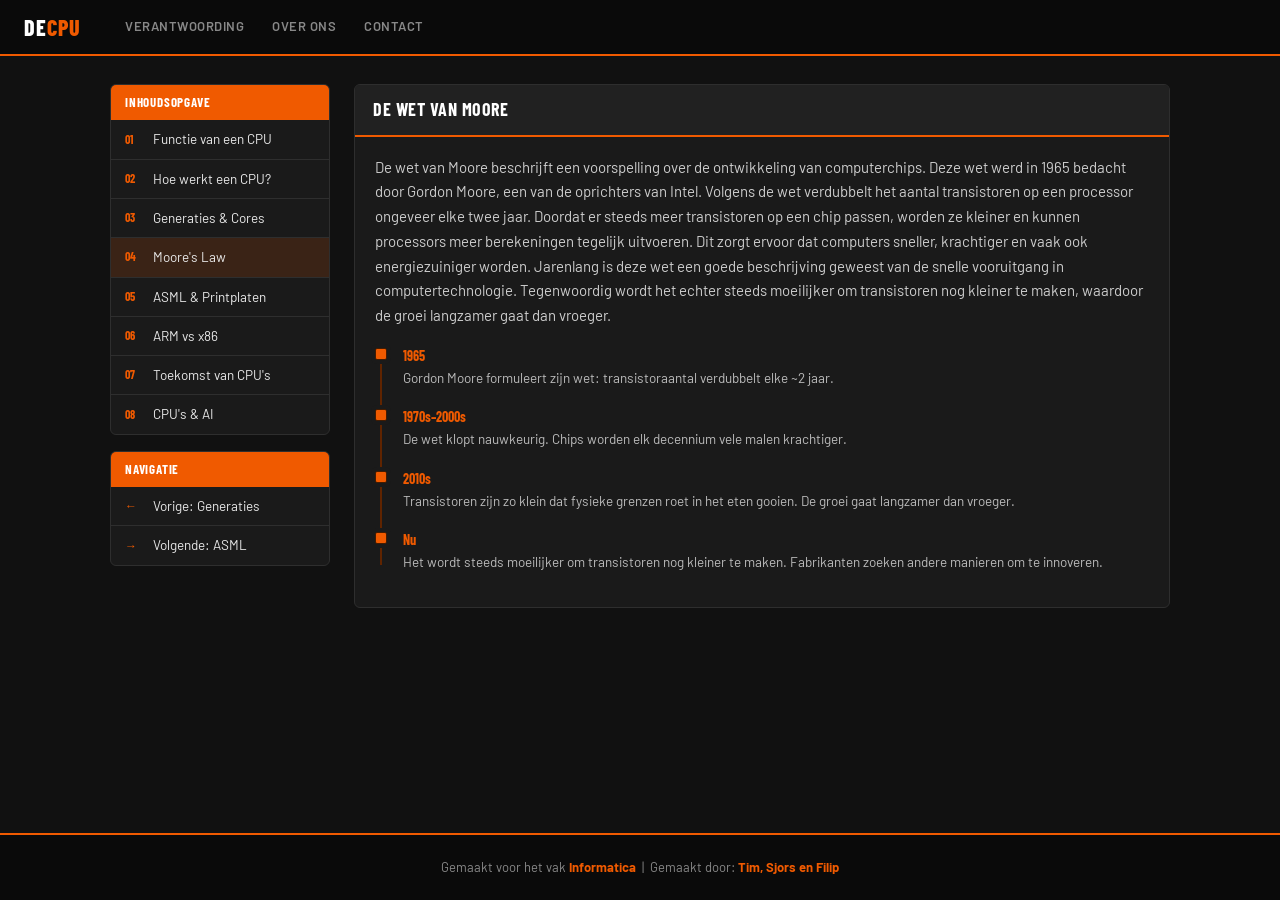
<file: moore.html>
<!doctype html>
<html lang="nl">
  <head>
    <meta charset="UTF-8" />
    <meta name="viewport" content="width=device-width, initial-scale=1.0" />
    <title>Moore's Law</title>
    <link
      href="https://fonts.googleapis.com/css2?family=Barlow+Condensed:wght@400;600;700;800&family=Barlow:wght@400;500;600&display=swap"
      rel="stylesheet"
    />
    <link rel="stylesheet" href="style.css" />
    <link rel="icon" type="image/png" href="images/cpu.png" />
  </head>
  <body>
    <header id="topbar">
      <a href="index.html" class="logo">DE<span>CPU</span></a>
      <nav>
        <a href="verantwoording.html">Verantwoording</a>
        <a href="overons.html">Over Ons</a>
        <a href="contact.html">Contact</a>
      </nav>
      <button
        class="hamburger"
        onclick="this.previousElementSibling.classList.toggle('open')"
      >
        <span></span>
        <span></span>
        <span></span>
      </button>
    </header>

    <div class="page-wrap">
      <aside>
        <div class="side-box">
          <div class="side-box-title">Inhoudsopgave</div>
          <ul>
            <li>
              <a href="functie.html"
                ><span class="num">01</span>Functie van een CPU</a
              >
            </li>
            <li>
              <a href="werking.html"
                ><span class="num">02</span>Hoe werkt een CPU?</a
              >
            </li>
            <li>
              <a href="generaties.html"
                ><span class="num">03</span>Generaties &amp; Cores</a
              >
            </li>
            <li class="active">
              <a href="moore.html"><span class="num">04</span>Moore's Law</a>
            </li>
            <li>
              <a href="asml.html"
                ><span class="num">05</span>ASML &amp; Printplaten</a
              >
            </li>
            <li>
              <a href="arm.html"><span class="num">06</span>ARM vs x86</a>
            </li>
            <li>
              <a href="toekomst.html"
                ><span class="num">07</span>Toekomst van CPU's</a
              >
            </li>
            <li>
              <a href="ai.html"><span class="num">08</span>CPU's &amp; AI</a>
            </li>
          </ul>
        </div>
        <div class="side-box">
          <div class="side-box-title">Navigatie</div>
          <ul>
            <li>
              <a href="generaties.html"
                ><span class="num">←</span>Vorige: Generaties</a
              >
            </li>
            <li>
              <a href="asml.html"><span class="num">→</span>Volgende: ASML</a>
            </li>
          </ul>
        </div>
      </aside>

      <main>
        <div class="section-card" id="moore">
          <div class="section-header">
            <h2>De Wet van Moore</h2>
          </div>
          <div class="section-body">
            <p>
              De wet van Moore beschrijft een voorspelling over de ontwikkeling
              van computerchips. Deze wet werd in 1965 bedacht door Gordon
              Moore, een van de oprichters van Intel. Volgens de wet verdubbelt
              het aantal transistoren op een processor ongeveer elke twee jaar.
              Doordat er steeds meer transistoren op een chip passen, worden ze
              kleiner en kunnen processors meer berekeningen tegelijk uitvoeren.
              Dit zorgt ervoor dat computers sneller, krachtiger en vaak ook
              energiezuiniger worden. Jarenlang is deze wet een goede
              beschrijving geweest van de snelle vooruitgang in
              computertechnologie. Tegenwoordig wordt het echter steeds
              moeilijker om transistoren nog kleiner te maken, waardoor de groei
              langzamer gaat dan vroeger.
            </p>

            <div class="timeline">
              <div class="tl-item">
                <div class="tl-dot"></div>
                <div class="tl-year">1965</div>
                <div class="tl-text">
                  Gordon Moore formuleert zijn wet: transistoraantal verdubbelt
                  elke ~2 jaar.
                </div>
              </div>
              <div class="tl-item">
                <div class="tl-dot"></div>
                <div class="tl-year">1970s–2000s</div>
                <div class="tl-text">
                  De wet klopt nauwkeurig. Chips worden elk decennium vele malen
                  krachtiger.
                </div>
              </div>
              <div class="tl-item">
                <div class="tl-dot"></div>
                <div class="tl-year">2010s</div>
                <div class="tl-text">
                  Transistoren zijn zo klein dat fysieke grenzen roet in het
                  eten gooien. De groei gaat langzamer dan vroeger.
                </div>
              </div>
              <div class="tl-item">
                <div class="tl-dot"></div>
                <div class="tl-year">Nu</div>
                <div class="tl-text">
                  Het wordt steeds moeilijker om transistoren nog kleiner te
                  maken. Fabrikanten zoeken andere manieren om te innoveren.
                </div>
              </div>
            </div>
          </div>
        </div>
      </main>
    </div>

    <footer>
      Gemaakt voor het vak <strong>Informatica</strong> &nbsp;|&nbsp; Gemaakt
      door: <strong>Tim, Sjors en Filip</strong>
    </footer>
  </body>
</html>
</file>
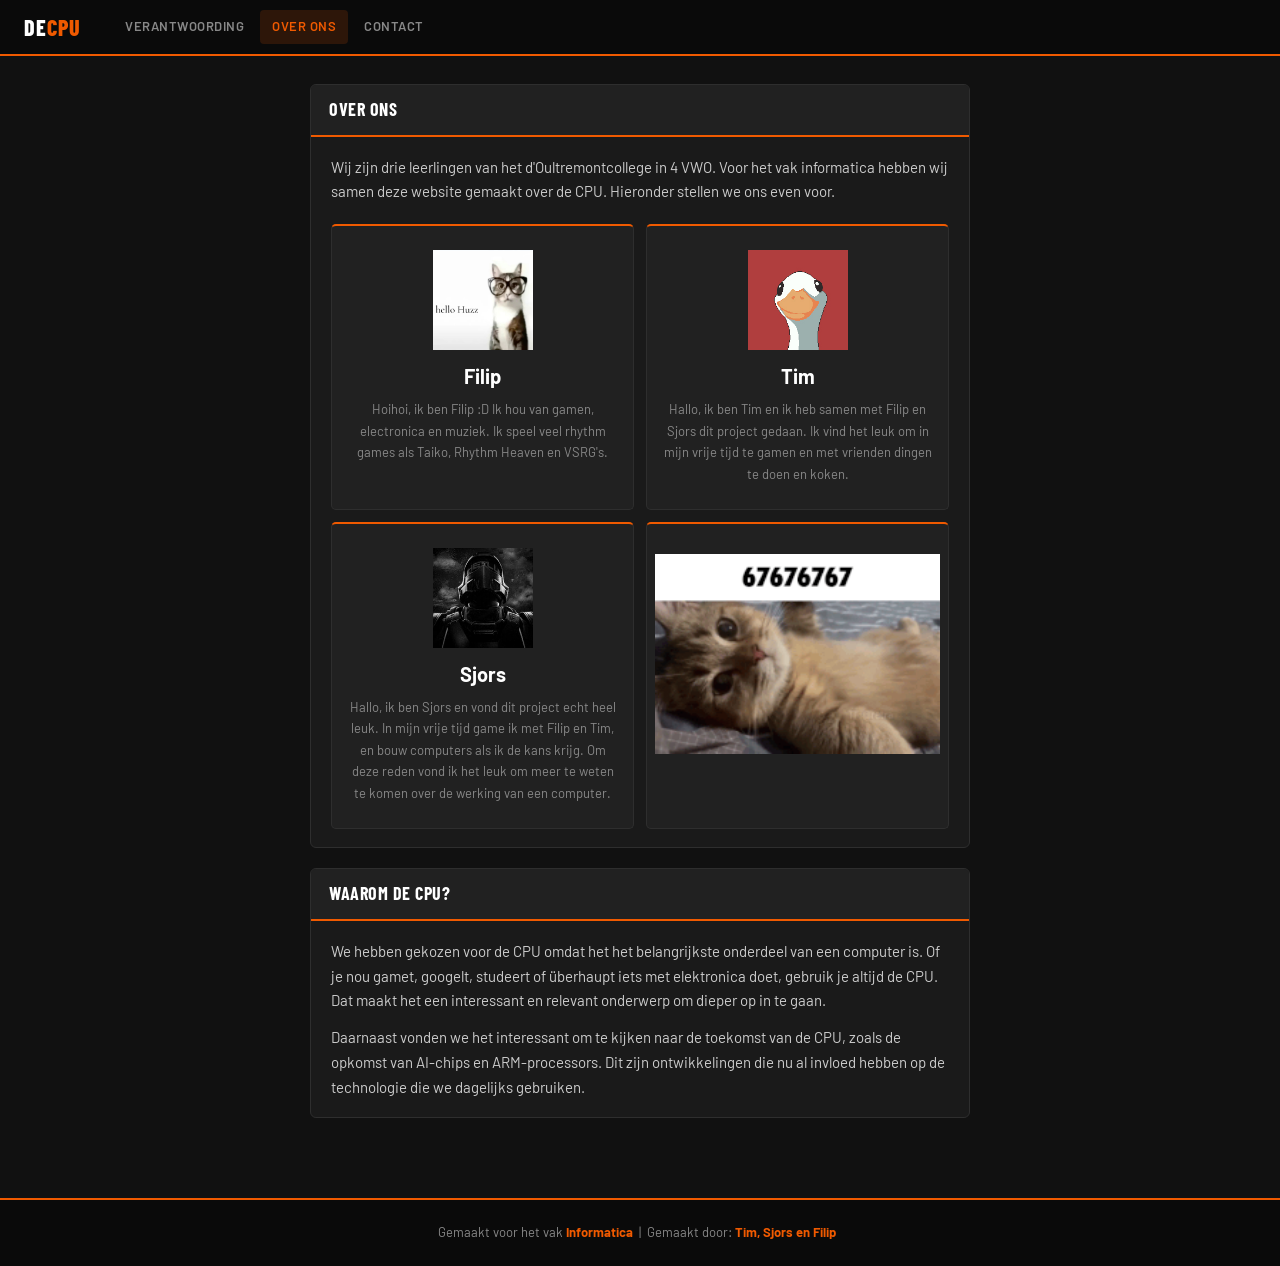
<file: overons.html>
<!doctype html>
<html lang="nl">
  <head>
    <meta charset="UTF-8" />
    <meta name="viewport" content="width=device-width, initial-scale=1.0" />
    <title>Over Ons</title>
    <link
      href="https://fonts.googleapis.com/css2?family=Barlow+Condensed:wght@400;600;700;800&family=Barlow:wght@400;500;600&display=swap"
      rel="stylesheet"
    />
    <link rel="stylesheet" href="style.css" />
    <link rel="icon" type="image/png" href="images/cpu.png" />
  </head>
  <body>
    <header id="topbar">
      <a href="index.html" class="logo">DE<span>CPU</span></a>
      <nav>
        <a href="verantwoording.html">Verantwoording</a>
        <a href="overons.html" class="active">Over Ons</a>
        <a href="contact.html">Contact</a>
      </nav>
      <button
        class="hamburger"
        onclick="this.previousElementSibling.classList.toggle('open')"
      >
        <span></span>
        <span></span>
        <span></span>
      </button>
    </header>

    <div class="page-wrap no-sidebar">
      <main>
        <div class="section-card">
          <div class="section-header">
            <h2>Over Ons</h2>
          </div>
          <div class="section-body">
            <p>
              Wij zijn drie leerlingen van het d'Oultremontcollege in 4 VWO.
              Voor het vak informatica hebben wij samen deze website gemaakt
              over de CPU. Hieronder stellen we ons even voor.
            </p>

            <div class="ai-grid" style="margin-top: 20px">
              <div
                class="ai-card"
                style="text-align: center; padding: 24px 16px"
              >
                <img
                  src="images/filip.jpg"
                  alt="Filip"
                  style="
                    width: 100px;
                    height: 100px;
                    object-fit: cover;
                    margin: 0 auto 10px auto;
                    display: block;
                  "
                />
                <h4 style="font-size: 20px; margin-bottom: 6px">Filip</h4>

                <p>
                  Hoihoi, ik ben Filip :D Ik hou van gamen, electronica en
                  muziek. Ik speel veel rhythm games als Taiko, Rhythm Heaven en
                  VSRG's.
                </p>
              </div>

              <div
                class="ai-card"
                style="text-align: center; padding: 24px 16px"
              >
                <img
                  src="images/tim.jpg"
                  alt="Tim"
                  style="
                    width: 100px;
                    height: 100px;
                    object-fit: cover;
                    margin: 0 auto 10px auto;
                    display: block;
                  "
                />
                <h4 style="font-size: 20px; margin-bottom: 6px">Tim</h4>

                <p>
                  Hallo, ik ben Tim en ik heb samen met Filip en Sjors dit
                  project gedaan. Ik vind het leuk om in mijn vrije tijd te
                  gamen en met vrienden dingen te doen en koken.
                </p>
              </div>

              <div
                class="ai-card"
                style="text-align: center; padding: 24px 16px"
              >
                <img
                  src="images/sjors.jpg"
                  alt="Sjors"
                  style="
                    width: 100px;
                    height: 100px;
                    object-fit: cover;
                    margin: 0 auto 10px auto;
                    display: block;
                  "
                />
                <h4 style="font-size: 20px; margin-bottom: 6px">Sjors</h4>

                <p>
                  Hallo, ik ben Sjors en vond dit project echt heel leuk. In
                  mijn vrije tijd game ik met Filip en Tim, en bouw computers
                  als ik de kans krijg. Om deze reden vond ik het leuk om meer
                  te weten te komen over de werking van een computer.
                </p>
              </div>

              <div
                class="ai-card"
                style="text-align: center; padding: 0; overflow: hidden"
              >
                <img
                  src="images/67.gif"
                  alt="afbeelding"
                  style="
                    width: 95%;
                    display: block;
                    height: 200px;
                    margin-top: 30px;
                    margin-left: auto;
                    margin-right: auto;
                  "
                />
              </div>
            </div>
          </div>
        </div>

        <div class="section-card">
          <div class="section-header">
            <h2>Waarom de CPU?</h2>
          </div>
          <div class="section-body">
            <p>
              We hebben gekozen voor de CPU omdat het het belangrijkste
              onderdeel van een computer is. Of je nou gamet, googelt, studeert
              of überhaupt iets met elektronica doet, gebruik je altijd de CPU.
              Dat maakt het een interessant en relevant onderwerp om dieper op
              in te gaan.
            </p>
            <p>
              Daarnaast vonden we het interessant om te kijken naar de toekomst
              van de CPU, zoals de opkomst van AI-chips en ARM-processors. Dit
              zijn ontwikkelingen die nu al invloed hebben op de technologie die
              we dagelijks gebruiken.
            </p>
          </div>
        </div>
      </main>
    </div>

    <footer>
      Gemaakt voor het vak <strong>Informatica</strong> &nbsp;|&nbsp; Gemaakt
      door: <strong>Tim, Sjors en Filip</strong> &nbsp;
    </footer>
  </body>
</html>
</file>
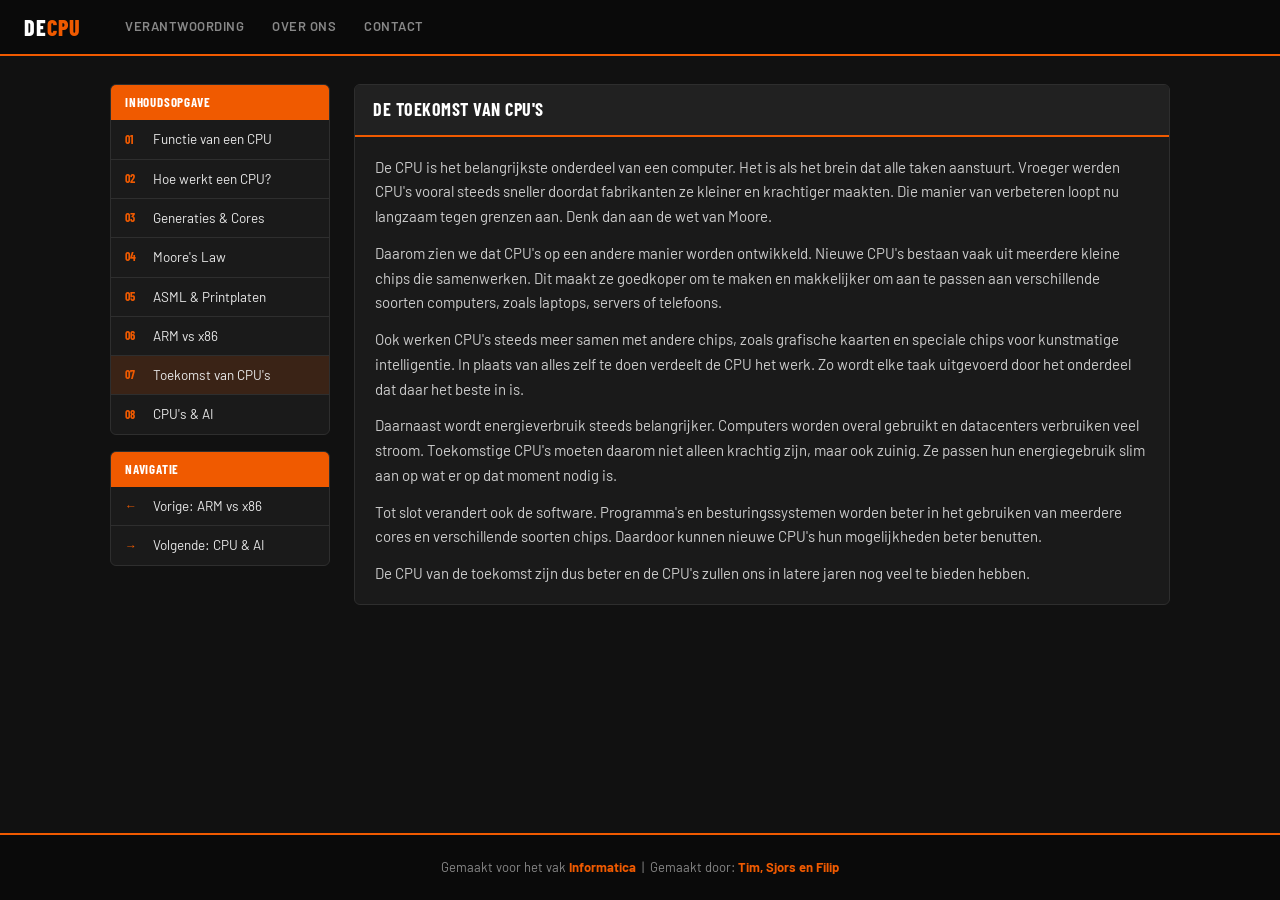
<file: toekomst.html>
<!doctype html>
<html lang="nl">
  <head>
    <meta charset="UTF-8" />
    <meta name="viewport" content="width=device-width, initial-scale=1.0" />
    <title>Toekomst van CPU's</title>
    <link
      href="https://fonts.googleapis.com/css2?family=Barlow+Condensed:wght@400;600;700;800&family=Barlow:wght@400;500;600&display=swap"
      rel="stylesheet"
    />
    <link rel="stylesheet" href="style.css" />
    <link rel="icon" type="image/png" href="images/cpu.png" />
  </head>
  <body>
    <header id="topbar">
      <a href="index.html" class="logo">DE<span>CPU</span></a>
      <nav>
        <a href="verantwoording.html">Verantwoording</a>
        <a href="overons.html">Over Ons</a>
        <a href="contact.html">Contact</a>
      </nav>
      <button
        class="hamburger"
        onclick="this.previousElementSibling.classList.toggle('open')"
      >
        <span></span>
        <span></span>
        <span></span>
      </button>
    </header>

    <div class="page-wrap">
      <aside>
        <div class="side-box">
          <div class="side-box-title">Inhoudsopgave</div>
          <ul>
            <li>
              <a href="functie.html"
                ><span class="num">01</span>Functie van een CPU</a
              >
            </li>
            <li>
              <a href="werking.html"
                ><span class="num">02</span>Hoe werkt een CPU?</a
              >
            </li>
            <li>
              <a href="generaties.html"
                ><span class="num">03</span>Generaties &amp; Cores</a
              >
            </li>
            <li>
              <a href="moore.html"><span class="num">04</span>Moore's Law</a>
            </li>
            <li>
              <a href="asml.html"
                ><span class="num">05</span>ASML &amp; Printplaten</a
              >
            </li>
            <li>
              <a href="arm.html"><span class="num">06</span>ARM vs x86</a>
            </li>
            <li class="active">
              <a href="toekomst.html"
                ><span class="num">07</span>Toekomst van CPU's</a
              >
            </li>
            <li>
              <a href="ai.html"><span class="num">08</span>CPU's &amp; AI</a>
            </li>
          </ul>
        </div>
        <div class="side-box">
          <div class="side-box-title">Navigatie</div>
          <ul>
            <li>
              <a href="arm.html"
                ><span class="num">←</span>Vorige: ARM vs x86</a
              >
            </li>
            <li>
              <a href="ai.html"
                ><span class="num">→</span>Volgende: CPU &amp; AI</a
              >
            </li>
          </ul>
        </div>
      </aside>

      <main>
        <div class="section-card" id="toekomst">
          <div class="section-header">
            <h2>De Toekomst van CPU's</h2>
          </div>
          <div class="section-body">
            <p>
              De CPU is het belangrijkste onderdeel van een computer. Het is als
              het brein dat alle taken aanstuurt. Vroeger werden CPU's vooral
              steeds sneller doordat fabrikanten ze kleiner en krachtiger
              maakten. Die manier van verbeteren loopt nu langzaam tegen grenzen
              aan. Denk dan aan de wet van Moore.
            </p>
            <p>
              Daarom zien we dat CPU's op een andere manier worden ontwikkeld.
              Nieuwe CPU's bestaan vaak uit meerdere kleine chips die
              samenwerken. Dit maakt ze goedkoper om te maken en makkelijker om
              aan te passen aan verschillende soorten computers, zoals laptops,
              servers of telefoons.
            </p>
            <p>
              Ook werken CPU's steeds meer samen met andere chips, zoals
              grafische kaarten en speciale chips voor kunstmatige
              intelligentie. In plaats van alles zelf te doen verdeelt de CPU
              het werk. Zo wordt elke taak uitgevoerd door het onderdeel dat
              daar het beste in is.
            </p>
            <p>
              Daarnaast wordt energieverbruik steeds belangrijker. Computers
              worden overal gebruikt en datacenters verbruiken veel stroom.
              Toekomstige CPU's moeten daarom niet alleen krachtig zijn, maar
              ook zuinig. Ze passen hun energiegebruik slim aan op wat er op dat
              moment nodig is.
            </p>
            <p>
              Tot slot verandert ook de software. Programma's en
              besturingssystemen worden beter in het gebruiken van meerdere
              cores en verschillende soorten chips. Daardoor kunnen nieuwe CPU's
              hun mogelijkheden beter benutten.
            </p>
            <p>
              De CPU van de toekomst zijn dus beter en de CPU's zullen ons in
              latere jaren nog veel te bieden hebben.
            </p>
          </div>
        </div>
      </main>
    </div>

    <footer>
      Gemaakt voor het vak <strong>Informatica</strong> &nbsp;|&nbsp; Gemaakt
      door: <strong>Tim, Sjors en Filip</strong>
    </footer>
  </body>
</html>
</file>
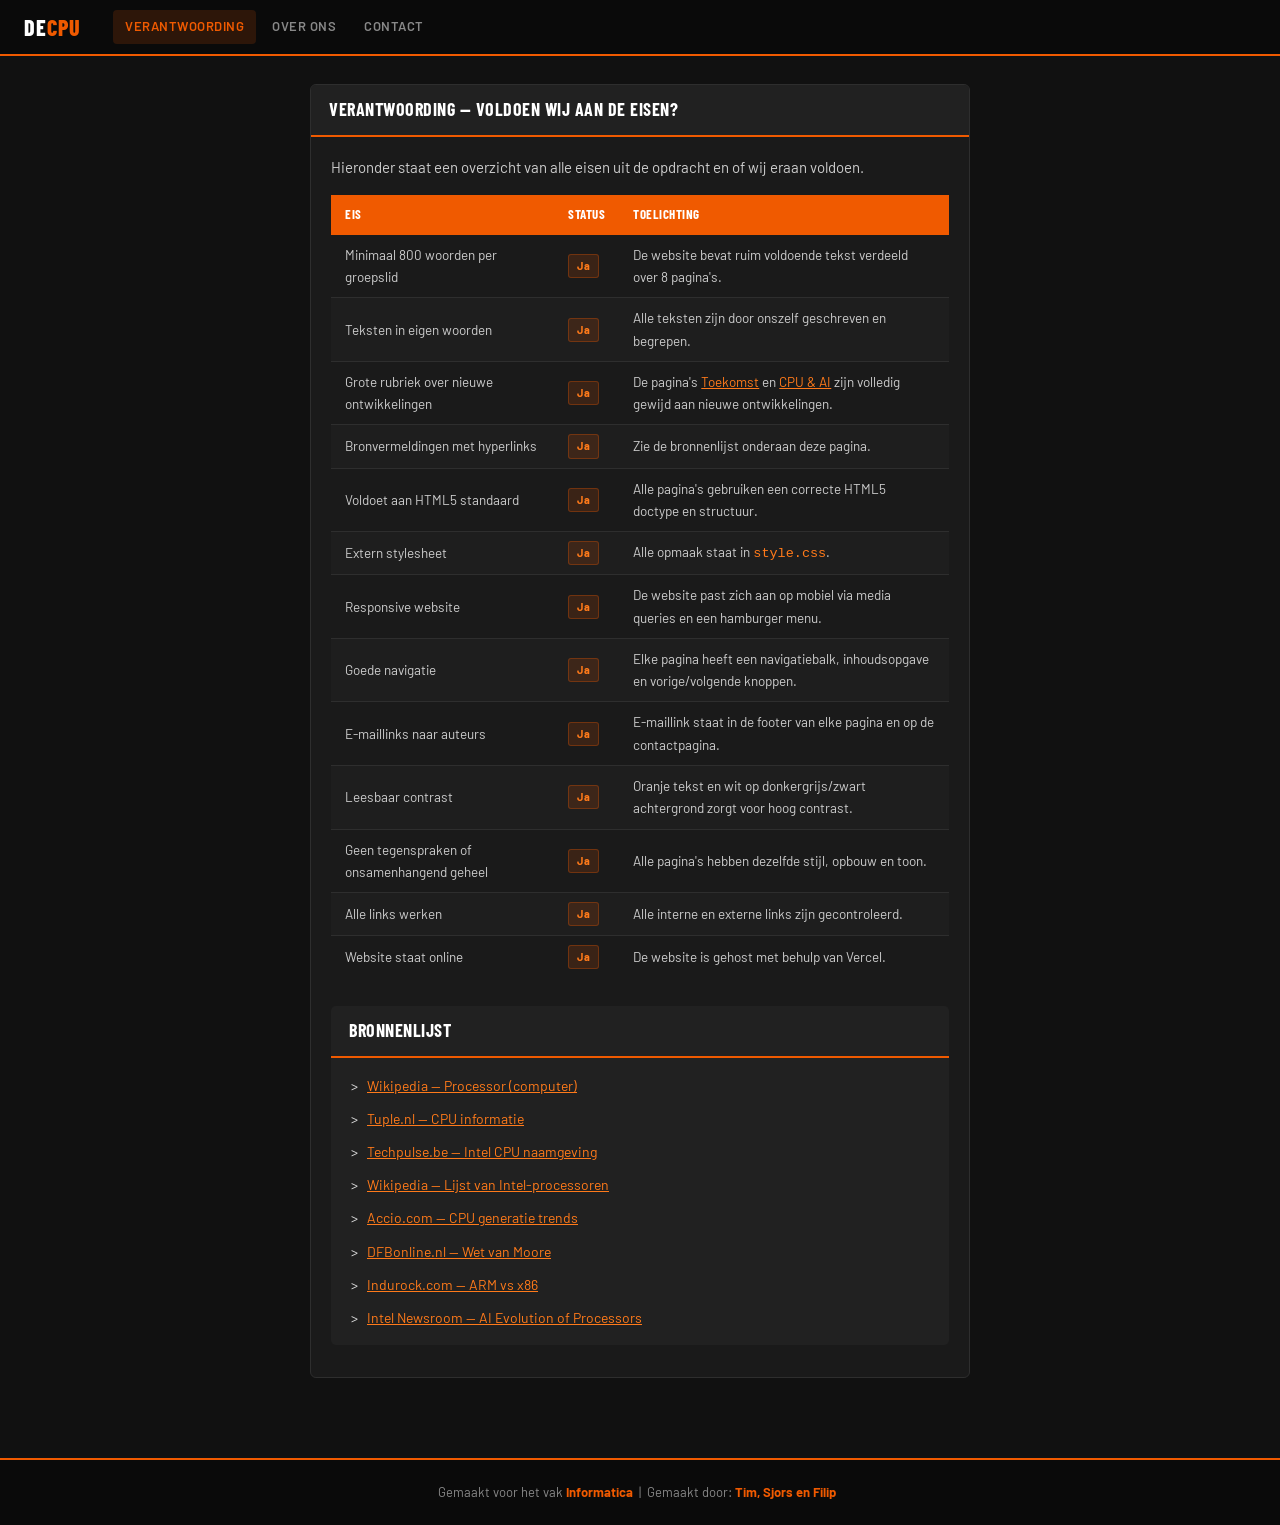
<file: verantwoording.html>
<!doctype html>
<html lang="nl">
  <head>
    <meta charset="UTF-8" />
    <meta name="viewport" content="width=device-width, initial-scale=1.0" />
    <title>Verantwoording</title>
    <link
      href="https://fonts.googleapis.com/css2?family=Barlow+Condensed:wght@400;600;700;800&family=Barlow:wght@400;500;600&display=swap"
      rel="stylesheet"
    />
    <link rel="stylesheet" href="style.css" />
    <link rel="icon" type="image/png" href="images/cpu.png" />
  </head>
  <body>
    <header id="topbar">
      <a href="index.html" class="logo">DE<span>CPU</span></a>
      <nav>
        <a href="verantwoording.html" class="active">Verantwoording</a>
        <a href="overons.html">Over Ons</a>
        <a href="contact.html">Contact</a>
      </nav>
      <button
        class="hamburger"
        onclick="this.previousElementSibling.classList.toggle('open')"
      >
        <span></span>
        <span></span>
        <span></span>
      </button>
    </header>

    <div class="page-wrap no-sidebar">
      <main>
        <div class="section-card">
          <div class="section-header">
            <h2>Verantwoording — Voldoen wij aan de eisen?</h2>
          </div>
          <div class="section-body">
            <p>
              Hieronder staat een overzicht van alle eisen uit de opdracht en of
              wij eraan voldoen.
            </p>

            <table class="cmp-table" style="margin-top: 16px">
              <thead>
                <tr>
                  <th>Eis</th>
                  <th>Status</th>
                  <th>Toelichting</th>
                </tr>
              </thead>
              <tbody>
                <tr>
                  <td>Minimaal 800 woorden per groepslid</td>
                  <td><span class="tag">Ja</span></td>
                  <td>
                    De website bevat ruim voldoende tekst verdeeld over 8
                    pagina's.
                  </td>
                </tr>
                <tr>
                  <td>Teksten in eigen woorden</td>
                  <td><span class="tag">Ja</span></td>
                  <td>
                    Alle teksten zijn door onszelf geschreven en begrepen.
                  </td>
                </tr>
                <tr>
                  <td>Grote rubriek over nieuwe ontwikkelingen</td>
                  <td><span class="tag">Ja</span></td>
                  <td>
                    De pagina's
                    <a href="toekomst.html" style="color: var(--orange2)"
                      >Toekomst</a
                    >
                    en
                    <a href="ai.html" style="color: var(--orange2)"
                      >CPU &amp; AI</a
                    >
                    zijn volledig gewijd aan nieuwe ontwikkelingen.
                  </td>
                </tr>
                <tr>
                  <td>Bronvermeldingen met hyperlinks</td>
                  <td><span class="tag">Ja</span></td>
                  <td>Zie de bronnenlijst onderaan deze pagina.</td>
                </tr>
                <tr>
                  <td>Voldoet aan HTML5 standaard</td>
                  <td><span class="tag">Ja</span></td>
                  <td>
                    Alle pagina's gebruiken een correcte HTML5 doctype en
                    structuur.
                  </td>
                </tr>
                <tr>
                  <td>Extern stylesheet</td>
                  <td><span class="tag">Ja</span></td>
                  <td>
                    Alle opmaak staat in
                    <code style="color: var(--orange2)">style.css</code>.
                  </td>
                </tr>
                <tr>
                  <td>Responsive website</td>
                  <td><span class="tag">Ja</span></td>
                  <td>
                    De website past zich aan op mobiel via media queries en een
                    hamburger menu.
                  </td>
                </tr>
                <tr>
                  <td>Goede navigatie</td>
                  <td><span class="tag">Ja</span></td>
                  <td>
                    Elke pagina heeft een navigatiebalk, inhoudsopgave en
                    vorige/volgende knoppen.
                  </td>
                </tr>
                <tr>
                  <td>E-maillinks naar auteurs</td>
                  <td><span class="tag">Ja</span></td>
                  <td>
                    E-maillink staat in de footer van elke pagina en op de
                    contactpagina.
                  </td>
                </tr>
                <tr>
                  <td>Leesbaar contrast</td>
                  <td><span class="tag">Ja</span></td>
                  <td>
                    Oranje tekst en wit op donkergrijs/zwart achtergrond zorgt
                    voor hoog contrast.
                  </td>
                </tr>
                <tr>
                  <td>Geen tegenspraken of onsamenhangend geheel</td>
                  <td><span class="tag">Ja</span></td>
                  <td>Alle pagina's hebben dezelfde stijl, opbouw en toon.</td>
                </tr>
                <tr>
                  <td>Alle links werken</td>
                  <td><span class="tag">Ja</span></td>
                  <td>Alle interne en externe links zijn gecontroleerd.</td>
                </tr>
                <tr>
                  <td>Website staat online</td>
                  <td><span class="tag">Ja</span></td>
                  <td>De website is gehost met behulp van Vercel.</td>
                </tr>
              </tbody>
            </table>

            <!-- BRONNENLIJST -->
            <div
              class="section-header"
              style="margin-top: 28px; border-radius: 5px 5px 0 0"
            >
              <h2>Bronnenlijst</h2>
            </div>
            <div
              class="highlight"
              style="
                margin-top: 0;
                border-radius: 0 0 5px 5px;
                border-left: none;
                border-top: none;
                background: var(--card);
                padding: 16px 20px;
              "
            >
              <ul
                style="
                  list-style: none;
                  display: flex;
                  flex-direction: column;
                  gap: 10px;
                "
              >
                <li>
                  &gt; &nbsp;
                  <a
                    href="https://nl.wikipedia.org/wiki/Processor_(computer)"
                    target="_blank"
                    style="color: var(--orange2)"
                    >Wikipedia — Processor (computer)</a
                  >
                </li>
                <li>
                  &gt; &nbsp;
                  <a
                    href="https://www.tuple.nl/nl/"
                    target="_blank"
                    style="color: var(--orange2)"
                    >Tuple.nl — CPU informatie</a
                  >
                </li>
                <li>
                  &gt; &nbsp;
                  <a
                    href="https://techpulse.be/achtergrond/354248/intel-cpus-zo-krijgen-ze-hun-naam"
                    target="_blank"
                    style="color: var(--orange2)"
                    >Techpulse.be — Intel CPU naamgeving</a
                  >
                </li>
                <li>
                  &gt; &nbsp;
                  <a
                    href="https://nl.wikipedia.org/wiki/Lijst_van_Intel-processoren"
                    target="_blank"
                    style="color: var(--orange2)"
                    >Wikipedia — Lijst van Intel-processoren</a
                  >
                </li>
                <li>
                  &gt; &nbsp;
                  <a
                    href="https://www.accio.com/business/latest-cpu-generation-trend"
                    target="_blank"
                    style="color: var(--orange2)"
                    >Accio.com — CPU generatie trends</a
                  >
                </li>
                <li>
                  &gt; &nbsp;
                  <a
                    href="https://www.dfbonline.nl/begrip/7950/wet-van-moore"
                    target="_blank"
                    style="color: var(--orange2)"
                    >DFBonline.nl — Wet van Moore</a
                  >
                </li>
                <li>
                  &gt; &nbsp;
                  <a
                    href="https://www.indurock.com/nl/arm-vs-x86-which-cpu-architecture-is-better-for-industrial-pcs-and-edge-computing/"
                    target="_blank"
                    style="color: var(--orange2)"
                    >Indurock.com — ARM vs x86</a
                  >
                </li>
                <li>
                  &gt; &nbsp;
                  <a
                    href="https://www.intel.com/content/www/us/en/newsroom/news/ai-evolution-processors-cpus-npus.html"
                    target="_blank"
                    style="color: var(--orange2)"
                    >Intel Newsroom — AI Evolution of Processors</a
                  >
                </li>
              </ul>
            </div>
          </div>
        </div>
      </main>
    </div>

    <footer>
      Gemaakt voor het vak <strong>Informatica</strong> &nbsp;|&nbsp; Gemaakt
      door: <strong>Tim, Sjors en Filip</strong> &nbsp;
    </footer>
  </body>
</html>
</file>
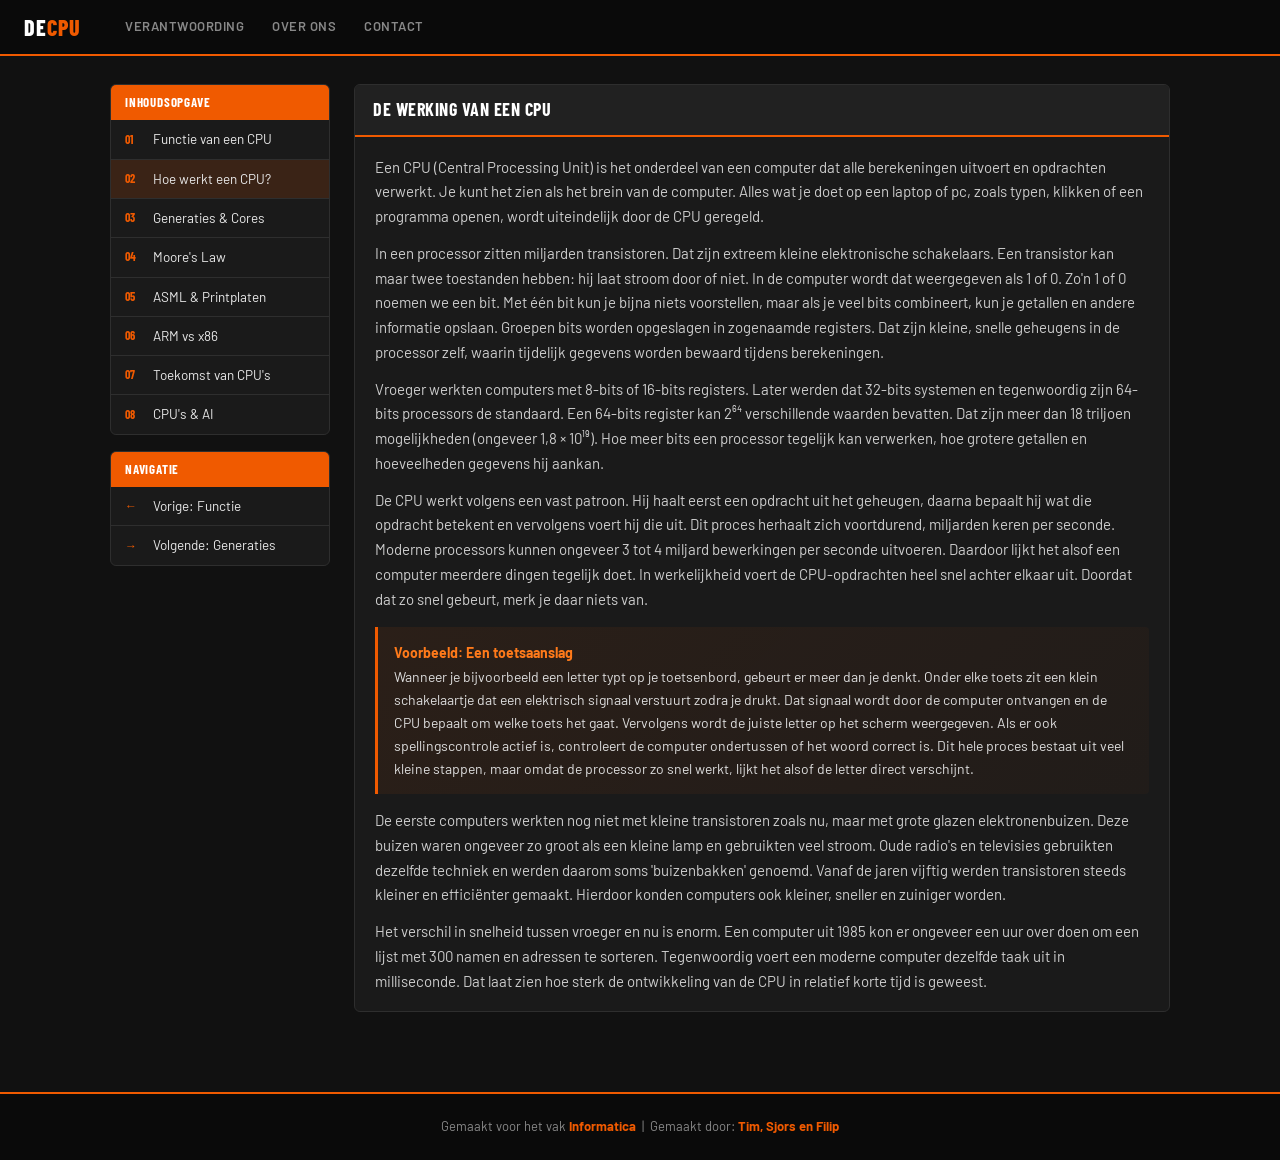
<file: werking.html>
<!doctype html>
<html lang="nl">
  <head>
    <meta charset="UTF-8" />
    <meta name="viewport" content="width=device-width, initial-scale=1.0" />
    <title>Werking van een CPU</title>
    <link
      href="https://fonts.googleapis.com/css2?family=Barlow+Condensed:wght@400;600;700;800&family=Barlow:wght@400;500;600&display=swap"
      rel="stylesheet"
    />
    <link rel="stylesheet" href="style.css" />
    <link rel="icon" type="image/png" href="images/cpu.png" />
  </head>
  <body>
    <header id="topbar">
      <a href="index.html" class="logo">DE<span>CPU</span></a>
      <nav>
        <a href="verantwoording.html">Verantwoording</a>
        <a href="overons.html">Over Ons</a>
        <a href="contact.html">Contact</a>
      </nav>
      <button
        class="hamburger"
        onclick="this.previousElementSibling.classList.toggle('open')"
      >
        <span></span>
        <span></span>
        <span></span>
      </button>
    </header>

    <div class="page-wrap">
      <aside>
        <div class="side-box">
          <div class="side-box-title">Inhoudsopgave</div>
          <ul>
            <li>
              <a href="functie.html"
                ><span class="num">01</span>Functie van een CPU</a
              >
            </li>
            <li class="active">
              <a href="werking.html"
                ><span class="num">02</span>Hoe werkt een CPU?</a
              >
            </li>
            <li>
              <a href="generaties.html"
                ><span class="num">03</span>Generaties &amp; Cores</a
              >
            </li>
            <li>
              <a href="moore.html"><span class="num">04</span>Moore's Law</a>
            </li>
            <li>
              <a href="asml.html"
                ><span class="num">05</span>ASML &amp; Printplaten</a
              >
            </li>
            <li>
              <a href="arm.html"><span class="num">06</span>ARM vs x86</a>
            </li>
            <li>
              <a href="toekomst.html"
                ><span class="num">07</span>Toekomst van CPU's</a
              >
            </li>
            <li>
              <a href="ai.html"><span class="num">08</span>CPU's &amp; AI</a>
            </li>
          </ul>
        </div>
        <div class="side-box">
          <div class="side-box-title">Navigatie</div>
          <ul>
            <li>
              <a href="functie.html"
                ><span class="num">←</span>Vorige: Functie</a
              >
            </li>
            <li>
              <a href="generaties.html"
                ><span class="num">→</span>Volgende: Generaties</a
              >
            </li>
          </ul>
        </div>
      </aside>

      <main>
        <div class="section-card" id="werking">
          <div class="section-header">
            <h2>De Werking van een CPU</h2>
          </div>
          <div class="section-body">
            <p>
              Een CPU (Central Processing Unit) is het onderdeel van een
              computer dat alle berekeningen uitvoert en opdrachten verwerkt. Je
              kunt het zien als het brein van de computer. Alles wat je doet op
              een laptop of pc, zoals typen, klikken of een programma openen,
              wordt uiteindelijk door de CPU geregeld.
            </p>
            <p>
              In een processor zitten miljarden transistoren. Dat zijn extreem
              kleine elektronische schakelaars. Een transistor kan maar twee
              toestanden hebben: hij laat stroom door of niet. In de computer
              wordt dat weergegeven als 1 of 0. Zo'n 1 of 0 noemen we een bit.
              Met één bit kun je bijna niets voorstellen, maar als je veel bits
              combineert, kun je getallen en andere informatie opslaan. Groepen
              bits worden opgeslagen in zogenaamde registers. Dat zijn kleine,
              snelle geheugens in de processor zelf, waarin tijdelijk gegevens
              worden bewaard tijdens berekeningen.
            </p>
            <p>
              Vroeger werkten computers met 8-bits of 16-bits registers. Later
              werden dat 32-bits systemen en tegenwoordig zijn 64-bits
              processors de standaard. Een 64-bits register kan 2⁶⁴
              verschillende waarden bevatten. Dat zijn meer dan 18 triljoen
              mogelijkheden (ongeveer 1,8 × 10¹⁹). Hoe meer bits een processor
              tegelijk kan verwerken, hoe grotere getallen en hoeveelheden
              gegevens hij aankan.
            </p>
            <p>
              De CPU werkt volgens een vast patroon. Hij haalt eerst een
              opdracht uit het geheugen, daarna bepaalt hij wat die opdracht
              betekent en vervolgens voert hij die uit. Dit proces herhaalt zich
              voortdurend, miljarden keren per seconde. Moderne processors
              kunnen ongeveer 3 tot 4 miljard bewerkingen per seconde uitvoeren.
              Daardoor lijkt het alsof een computer meerdere dingen tegelijk
              doet. In werkelijkheid voert de CPU-opdrachten heel snel achter
              elkaar uit. Doordat dat zo snel gebeurt, merk je daar niets van.
            </p>

            <div class="highlight" style="margin-top: 16px">
              <strong>Voorbeeld: Een toetsaanslag</strong><br />
              Wanneer je bijvoorbeeld een letter typt op je toetsenbord, gebeurt
              er meer dan je denkt. Onder elke toets zit een klein schakelaartje
              dat een elektrisch signaal verstuurt zodra je drukt. Dat signaal
              wordt door de computer ontvangen en de CPU bepaalt om welke toets
              het gaat. Vervolgens wordt de juiste letter op het scherm
              weergegeven. Als er ook spellingscontrole actief is, controleert
              de computer ondertussen of het woord correct is. Dit hele proces
              bestaat uit veel kleine stappen, maar omdat de processor zo snel
              werkt, lijkt het alsof de letter direct verschijnt.
            </div>

            <p>
              De eerste computers werkten nog niet met kleine transistoren zoals
              nu, maar met grote glazen elektronenbuizen. Deze buizen waren
              ongeveer zo groot als een kleine lamp en gebruikten veel stroom.
              Oude radio's en televisies gebruikten dezelfde techniek en werden
              daarom soms 'buizenbakken' genoemd. Vanaf de jaren vijftig werden
              transistoren steeds kleiner en efficiënter gemaakt. Hierdoor
              konden computers ook kleiner, sneller en zuiniger worden.
            </p>
            <p>
              Het verschil in snelheid tussen vroeger en nu is enorm. Een
              computer uit 1985 kon er ongeveer een uur over doen om een lijst
              met 300 namen en adressen te sorteren. Tegenwoordig voert een
              moderne computer dezelfde taak uit in milliseconde. Dat laat zien
              hoe sterk de ontwikkeling van de CPU in relatief korte tijd is
              geweest.
            </p>
          </div>
        </div>
      </main>
    </div>

    <footer>
      Gemaakt voor het vak <strong>Informatica</strong> &nbsp;|&nbsp; Gemaakt
      door: <strong>Tim, Sjors en Filip</strong>
    </footer>
  </body>
</html>
</file>
<file: style.css>
:root {
  --bg: #111111;
  --surface: #1a1a1a;
  --card: #212121;
  --border: #2e2e2e;
  --orange: #f05a00;
  --orange2: #ff7a1a;
  --orange-glow: rgba(240, 90, 0, 0.15);
  --text: #e8e8e8;
  --muted: #888;
  --white: #ffffff;
}

* {
  margin: 0;
  padding: 0;
  box-sizing: border-box;
}

body {
  background: var(--bg);
  color: var(--text);
  font-family: "Barlow", sans-serif;
  font-size: 15px;
  line-height: 1.65;
}

/* ── TOP BAR ── */
#topbar {
  background: #0a0a0a;
  border-bottom: 2px solid var(--orange);
  padding: 0 24px;
  display: flex;
  align-items: center;
  height: 56px;
  position: sticky;
  top: 0;
  z-index: 100;
  gap: 32px;
}
#topbar .logo {
  font-family: "Barlow Condensed", sans-serif;
  font-weight: 800;
  font-size: 22px;
  color: var(--white);
  text-transform: uppercase;
  letter-spacing: 1px;
  flex-shrink: 0;
  text-decoration: none;
}
#topbar .logo span {
  color: var(--orange);
}
nav {
  display: flex;
  gap: 4px;
  flex-wrap: wrap;
}
nav a {
  color: var(--muted);
  text-decoration: none;
  font-size: 13px;
  font-weight: 600;
  padding: 6px 12px;
  border-radius: 4px;
  text-transform: uppercase;
  letter-spacing: 0.5px;
  transition: all 0.2s;
}
nav a:hover,
nav a.active {
  color: var(--orange);
  background: var(--orange-glow);
}
.active {
  color: var(--orange);
  background: var(--orange-glow);
}

/* ── HERO ── */
#hero {
  background: linear-gradient(135deg, #0f0f0f 0%, #1a0d00 60%, #0f0f0f 100%);
  border-bottom: 1px solid var(--border);
  padding: 48px 24px 40px;
  text-align: center;
  position: relative;
  overflow: hidden;
}
#hero::before {
  content: "";
  position: absolute;
  inset: 0;
  background: radial-gradient(
    ellipse 70% 60% at 50% 100%,
    rgba(240, 90, 0, 0.18) 0%,
    transparent 70%
  );
  pointer-events: none;
}
#hero h1 {
  font-family: "Barlow Condensed", sans-serif;
  font-weight: 800;
  font-size: clamp(36px, 6vw, 64px);
  text-transform: uppercase;
  letter-spacing: 2px;
  line-height: 1;
  color: var(--white);
  position: relative;
}
#hero h1 span {
  color: var(--orange);
}
#hero p {
  max-width: 700px;
  margin: 18px auto 0;
  color: #b0b0b0;
  font-size: 15px;
  position: relative;
}

/* ── LAYOUT ── */
.page-wrap {
  max-width: 1100px;
  margin: 0 auto;
  padding: 28px 20px 60px;
  display: grid;
  grid-template-columns: 220px 1fr;
  gap: 24px;
  align-items: start;
}

.page-wrap.no-sidebar {
  grid-template-columns: 1fr;
  max-width: 700px;
}

/* ── SIDEBAR ── */
aside {
  position: sticky;
  top: 72px;
}
.side-box {
  background: var(--surface);
  border: 1px solid var(--border);
  border-radius: 6px;
  overflow: hidden;
  margin-bottom: 16px;
}
.side-box-title {
  background: var(--orange);
  color: #fff;
  font-family: "Barlow Condensed", sans-serif;
  font-weight: 700;
  font-size: 13px;
  letter-spacing: 0.8px;
  text-transform: uppercase;
  padding: 7px 14px;
}
.side-box ul {
  list-style: none;
}
.side-box ul li a {
  display: flex;
  align-items: center;
  gap: 8px;
  padding: 8px 14px;
  color: var(--text);
  text-decoration: none;
  font-size: 13.5px;
  border-bottom: 1px solid var(--border);
  transition:
    background 0.15s,
    color 0.15s;
}
.side-box ul li:last-child a {
  border-bottom: none;
}
.side-box ul li a:hover {
  background: var(--orange-glow);
  color: var(--orange2);
}
.side-box ul li a .num {
  font-family: "Barlow Condensed", sans-serif;
  font-weight: 700;
  color: var(--orange);
  font-size: 12px;
  min-width: 20px;
}

/* ── MAIN CONTENT ── */
main {
  min-width: 0;
}

/* section cards */
.section-card {
  background: var(--surface);
  border: 1px solid var(--border);
  border-radius: 6px;
  margin-bottom: 20px;
  overflow: hidden;
  animation: fadeUp 0.4s ease both;
}
@keyframes fadeUp {
  from {
    opacity: 0;
    transform: translateY(12px);
  }
  to {
    opacity: 1;
    transform: translateY(0);
  }
}
.section-card:nth-child(2) {
  animation-delay: 0.05s;
}
.section-card:nth-child(3) {
  animation-delay: 0.1s;
}
.section-card:nth-child(4) {
  animation-delay: 0.15s;
}
.section-card:nth-child(5) {
  animation-delay: 0.2s;
}
.section-card:nth-child(6) {
  animation-delay: 0.25s;
}
.section-card:nth-child(7) {
  animation-delay: 0.3s;
}
.section-card:nth-child(8) {
  animation-delay: 0.35s;
}

.section-header {
  background: var(--card);
  border-bottom: 2px solid var(--orange);
  padding: 10px 18px;
  display: flex;
  align-items: center;
  gap: 10px;
}
.section-header h2 {
  font-family: "Barlow Condensed", sans-serif;
  font-weight: 700;
  font-size: 18px;
  letter-spacing: 0.5px;
  text-transform: uppercase;
  color: var(--white);
}

.section-body {
  padding: 18px 20px;
}
.section-body p {
  margin-bottom: 12px;
  color: #ccc;
}
.section-body p:last-child {
  margin-bottom: 0;
}

/* highlight box */
.highlight {
  background: linear-gradient(
    135deg,
    rgba(240, 90, 0, 0.08),
    rgba(240, 90, 0, 0.03)
  );
  border-left: 3px solid var(--orange);
  border-radius: 0 4px 4px 0;
  padding: 14px 16px;
  margin: 14px 0;
  color: #ddd;
  font-size: 14px;
}
.highlight strong {
  color: var(--orange2);
}

/* steps */
.steps {
  margin-top: 14px;
}
.step {
  display: flex;
  gap: 14px;
  margin-bottom: 12px;
  align-items: flex-start;
}
.step-num {
  background: var(--orange);
  color: #fff;
  font-family: "Barlow Condensed", sans-serif;
  font-weight: 800;
  font-size: 16px;
  width: 30px;
  height: 30px;
  border-radius: 4px;
  display: flex;
  align-items: center;
  justify-content: center;
  flex-shrink: 0;
  margin-top: 2px;
}
.step-text strong {
  color: var(--white);
  display: block;
  margin-bottom: 2px;
  font-size: 14px;
}
.step-text span {
  color: var(--muted);
  font-size: 13px;
}

/* comparison table */
.cmp-table {
  width: 100%;
  border-collapse: collapse;
  margin-top: 14px;
  font-size: 13.5px;
}
.cmp-table th {
  background: var(--orange);
  color: #fff;
  font-family: "Barlow Condensed", sans-serif;
  text-transform: uppercase;
  font-size: 13px;
  letter-spacing: 0.5px;
  padding: 9px 14px;
  text-align: left;
}
.cmp-table td {
  padding: 9px 14px;
  border-bottom: 1px solid var(--border);
  color: #ccc;
}
.cmp-table tr:last-child td {
  border-bottom: none;
}
.cmp-table tr:nth-child(even) td {
  background: rgba(255, 255, 255, 0.02);
}
.cmp-table .tag {
  display: inline-block;
  background: var(--orange-glow);
  color: var(--orange2);
  font-size: 11px;
  font-weight: 700;
  padding: 2px 8px;
  border-radius: 3px;
  border: 1px solid rgba(240, 90, 0, 0.3);
  letter-spacing: 0.5px;
}
.cmp-table .tag.alt {
  background: rgba(80, 180, 255, 0.08);
  color: #60b8ff;
  border-color: rgba(80, 180, 255, 0.25);
}

/* moore timeline */
.timeline {
  margin-top: 16px;
  position: relative;
  padding-left: 28px;
}
.timeline::before {
  content: "";
  position: absolute;
  left: 5px;
  top: 8px;
  bottom: 8px;
  width: 2px;
  background: var(--orange);
  filter: brightness(0.4);
}
.tl-item {
  position: relative;
  margin-bottom: 16px;
}
.tl-dot {
  position: absolute;
  left: -28px;
  top: 4px;
  width: 12px;
  height: 12px;
  background: var(--orange);
  border-radius: 2px;
  border: 1px solid rgb(68, 27, 0);
  outline: 4px solid var(--surface);
}
.tl-year {
  font-family: "Barlow Condensed", sans-serif;
  font-weight: 700;
  color: var(--orange);
  font-size: 14px;
}
.tl-text {
  font-size: 13.5px;
  color: #bbb;
}

/* AI feature cards */
.ai-grid {
  display: grid;
  grid-template-columns: repeat(auto-fit, minmax(200px, 1fr));
  gap: 12px;
  margin-top: 14px;
}
.ai-card {
  background: var(--card);
  border: 1px solid var(--border);
  border-radius: 5px;
  padding: 14px;
  border-top: 2px solid var(--orange);
}
.ai-card h4 {
  color: var(--white);
  font-size: 14px;
  margin-bottom: 6px;
}
.ai-card p {
  font-size: 13px;
  color: var(--muted);
  margin: 0;
}

/* footer */
footer {
  background: #0a0a0a;
  border-top: 2px solid var(--orange);
  text-align: center;
  padding: 22px;
  color: var(--muted);
  font-size: 13px;
}
footer strong {
  color: var(--orange);
}

@media (max-width: 700px) {
  .page-wrap {
    grid-template-columns: 1fr;
  }
  aside {
    position: static;
  }
}
/* Nav cards op homepage */
a.nav-card {
  text-decoration: none;
  display: block;
  transition:
    border-color 0.2s,
    transform 0.15s;
}
a.nav-card:hover {
  border-color: var(--orange);
  transform: translateY(-2px);
}
a.nav-card h4 {
  color: var(--white);
}
a.nav-card p {
  color: var(--muted);
}

/* Footer email link */
footer a {
  color: var(--orange2);
  text-decoration: none;
}
footer a:hover {
  text-decoration: underline;
}

/* Nav cards op homepage */
a.nav-card {
  text-decoration: none;
  display: block;
  transition:
    border-color 0.2s,
    transform 0.15s;
}
a.nav-card:hover {
  border-color: var(--orange);
  transform: translateY(-2px);
}
a.nav-card h4 {
  color: var(--white);
}
a.nav-card p {
  color: var(--muted);
}

/* Sticky footer fix */
body {
  display: flex;
  flex-direction: column;
  min-height: 100vh;
}
.page-wrap {
  flex: 1;
}

/* Hero twee kolommen met afbeelding */
.hero-inner {
  display: flex;
  align-items: center;
  justify-content: center;
  gap: 40px;
  max-width: 1100px;
  margin: 0 auto;
}
.hero-text {
  flex: 1;
  text-align: left;
}
.hero-text .badge-row {
  justify-content: flex-start;
}
.hero-image {
  flex-shrink: 0;
}
.hero-image img {
  width: 260px;
  height: auto;
  filter: drop-shadow(0 8px 32px rgba(240, 90, 0, 0.25));
  animation: floatImg 4s ease-in-out infinite;
}
@keyframes floatImg {
  0%,
  100% {
    transform: translateY(0);
  }
  50% {
    transform: translateY(-10px);
  }
}
@media (max-width: 700px) {
  .hero-inner {
    flex-direction: column;
    text-align: center;
  }
  .hero-text {
    text-align: center;
  }

  .hero-image img {
    width: 180px;
  }
}
/* Hamburger menu */
.hamburger {
  display: none;
  flex-direction: column;
  gap: 5px;
  cursor: pointer;
  margin-left: auto;
  padding: 6px;
  background: none;
  border: none;
}
.hamburger span {
  display: block;
  width: 24px;
  height: 2px;
  background: var(--text);
  border-radius: 2px;
  transition: all 0.3s;
}
@media (max-width: 700px) {
  .hamburger {
    display: flex;
  }
  nav {
    display: none;
    flex-direction: column;
    position: absolute;
    top: 56px;
    left: 0;
    right: 0;
    background: #0a0a0a;
    border-bottom: 2px solid var(--orange);
    padding: 10px 0;
    z-index: 99;
  }
  nav.open {
    display: flex;
  }
  nav a {
    padding: 10px 24px;
    border-radius: 0;
  }
  #topbar {
    position: relative;
  }
}

/* Contact formulier */
.contact-form {
  margin-top: 20px;
  display: flex;
  flex-direction: column;
  gap: 16px;
}
.form-group {
  display: flex;
  flex-direction: column;
  gap: 6px;
}
.form-group label {
  font-size: 13px;
  font-weight: 600;
  text-transform: uppercase;
  letter-spacing: 0.5px;
  color: var(--orange);
}
.form-group input,
.form-group textarea {
  background: var(--card);
  border: 1px solid var(--border);
  border-radius: 5px;
  padding: 10px 14px;
  color: var(--text);
  font-family: "Barlow", sans-serif;
  font-size: 14px;
  transition: border-color 0.2s;
  resize: vertical;
}
.form-group input:focus,
.form-group textarea:focus {
  outline: none;
  border-color: var(--orange);
}
.form-group input::placeholder,
.form-group textarea::placeholder {
  color: var(--muted);
}
.submit-btn {
  align-self: flex-start;
  background: var(--orange);
  color: #fff;
  border: none;
  border-radius: 5px;
  padding: 10px 28px;
  font-family: "Barlow Condensed", sans-serif;
  font-size: 16px;
  font-weight: 700;
  letter-spacing: 0.5px;
  text-transform: uppercase;
  cursor: pointer;
  transition:
    background 0.2s,
    transform 0.15s;
}
.submit-btn:hover {
  background: var(--orange2);
  transform: translateY(-2px);
}
</file>
